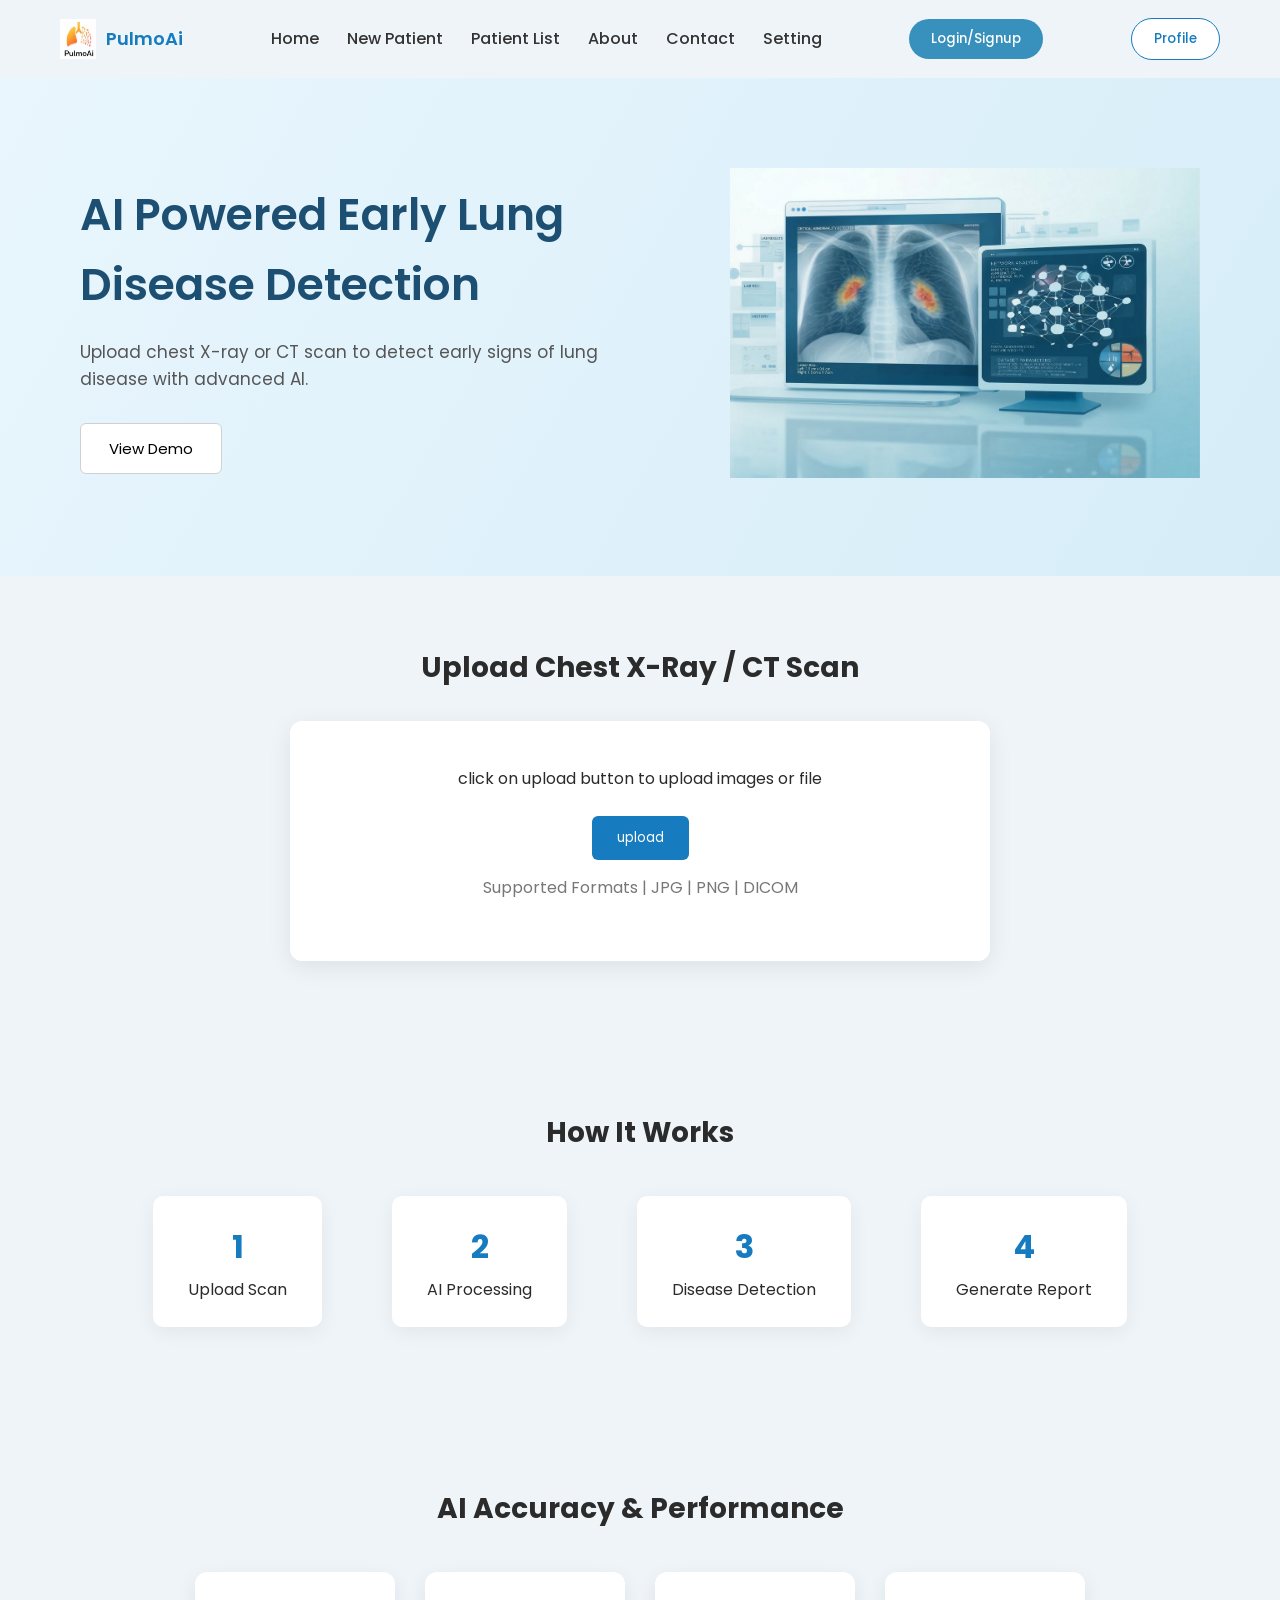
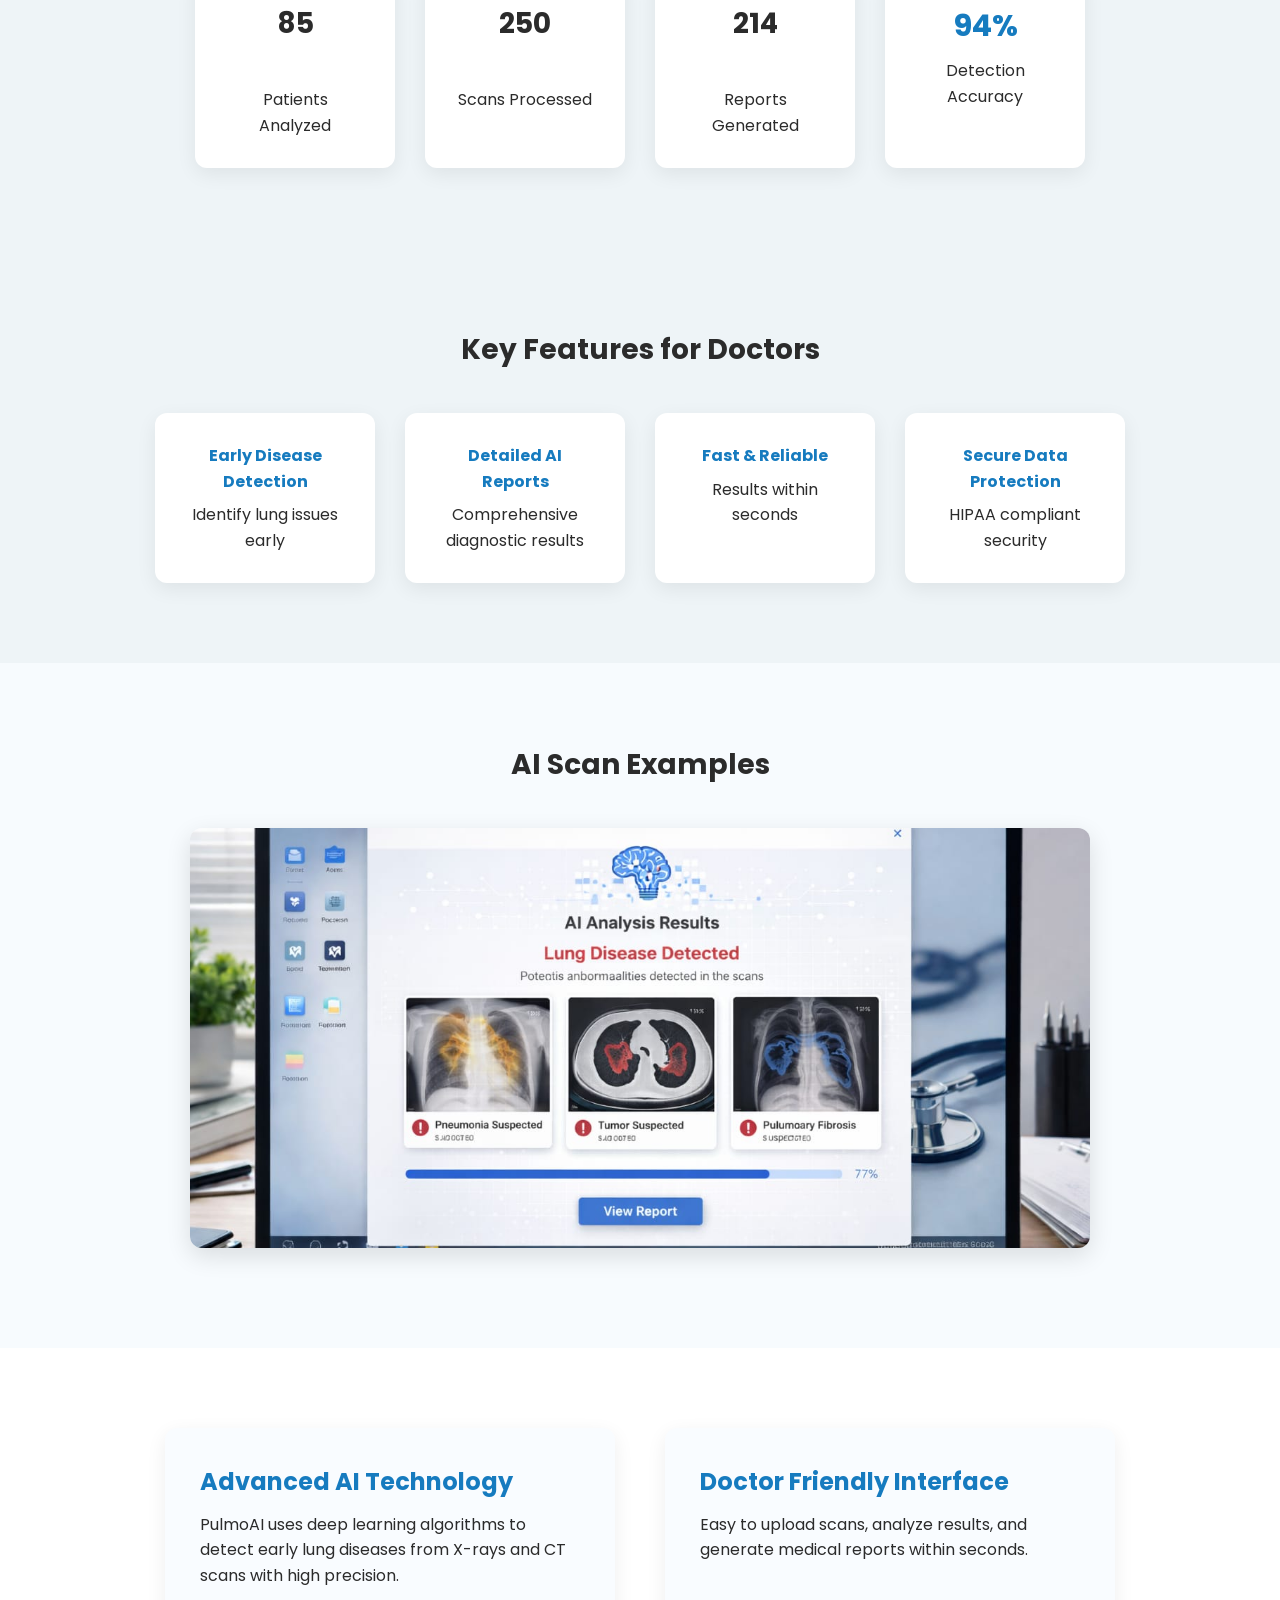
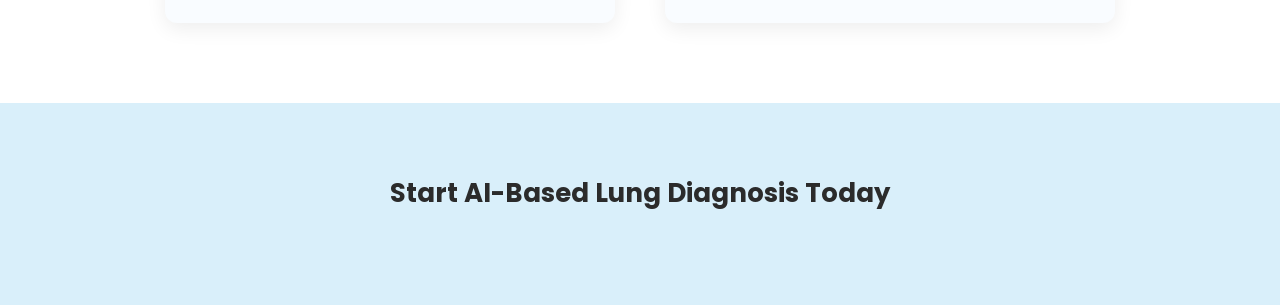
<file: index.html>
<!DOCTYPE html>
<html lang="en">

<head>
    <meta charset="UTF-8">
    <meta name="viewport" content="width=device-width, initial-scale=1.0">
    <title>LungAI Diagnosis System</title>

    <link rel="stylesheet" href="index.css">
</head>

<body>

    <!-- NAVBAR -->

    <header>

        <div class="nav-container">

            <div class="logo">
                <img src="logo.jpg" alt="PulmoAi">
                <span>PulmoAi</span>
            </div>

            <nav>
                <ul>
                    <li><a href="index.html">Home</a></li>
                    <li><a href="add-patient.html">New Patient</a></li>
                    <li><a href="patientlist.html">Patient List</a></li>
                    <li><a href="about.html">About</a></li>
                    <li><a href="contact.html">Contact</a></li>
                    <li><a href="settings.html">Setting</a></li>
                </ul>
            </nav>

            <button class="login-btn"><a href="login.html">Login/Signup</a></button>
            <button class="profile-btn"><a href="doctor.html">Profile</a></button>

        </div>

    </header>


    <!-- HERO SECTION -->

    <section class="hero">

        <div class="hero-text">

            <h1>AI Powered Early Lung Disease Detection</h1>

            <p>
                Upload chest X-ray or CT scan to detect early signs
                of lung disease with advanced AI.
            </p>

            <div class="hero-buttons">
                <button class="secondary-btn">View Demo</button>
            </div>

        </div>

        <div class="hero-image">
            <img src="main page photo.png" alt="image">
        </div>

    </section>


    <!-- UPLOAD SECTION -->

    <section class="upload">

        <h2>Upload Chest X-Ray / CT Scan</h2>

        <div class="upload-box">

            <p> click on upload button to upload images or file </p>

            <button class="browse-btn"><a href="scan.html">upload</a></button>

            <p class="format">Supported Formats | JPG | PNG | DICOM</p>

        </div>

    </section>


    <!-- HOW IT WORKS -->

    <section class="how">

        <h2>How It Works</h2>

        <div class="steps">

            <div class="step">
                <h3>1</h3>
                <p>Upload Scan</p>
            </div>

            <div class="step">
                <h3>2</h3>
                <p>AI Processing</p>
            </div>

            <div class="step">
                <h3>3</h3>
                <p>Disease Detection</p>
            </div>

            <div class="step">
                <h3>4</h3>
                <p>Generate Report</p>
            </div>

        </div>

    </section>


    <!-- PERFORMANCE (COUNTERS ADDED) -->

    <section class="performance">

        <h2>AI Accuracy & Performance</h2>

        <div class="stats">

            <div class="card">
                <h2 id="patients">0</h2>
                <p>Patients Analyzed</p>
            </div>

            <div class="card">
                <h2 id="scans">0</h2>
                <p>Scans Processed</p>
            </div>

            <div class="card">
                <h2 id="reports">0</h2>
                <p>Reports Generated</p>
            </div>

            <div class="card">
                <h3>94%</h3>
                <p>Detection Accuracy</p>
            </div>

        </div>

    </section>


    <!-- FEATURES -->

    <section class="features">

        <h2>Key Features for Doctors</h2>

        <div class="feature-grid">

            <div class="feature reveal">
                <h4>Early Disease Detection</h4>
                <p>Identify lung issues early</p>
            </div>

            <div class="feature reveal">
                <h4>Detailed AI Reports</h4>
                <p>Comprehensive diagnostic results</p>
            </div>

            <div class="feature reveal">
                <h4>Fast & Reliable</h4>
                <p>Results within seconds</p>
            </div>

            <div class="feature reveal">
                <h4>Secure Data Protection</h4>
                <p>HIPAA compliant security</p>
            </div>

        </div>

    </section>


    <!-- IMAGE SLIDER -->

    <section class="slider">

        <h2>AI Scan Examples</h2>

        <div class="slider-container">

            <img class="slide" src="WhatsApp Image 2026-03-16 at 09.39.35.jpeg">
            <img class="slide" src="WhatsApp Image 2026-03-16 at 09.39.36 (1).jpeg">
            <img class="slide" src="WhatsApp Image 2026-03-16 at 09.39.36.jpeg">

        </div>

    </section>


    <!-- SCROLL ANIMATION SECTION -->

    <section class="info-section">

        <div class="reveal">
            <h2>Advanced AI Technology</h2>
            <p>
                PulmoAI uses deep learning algorithms to detect early lung diseases
                from X-rays and CT scans with high precision.
            </p>
        </div>

        <div class="reveal">
            <h2>Doctor Friendly Interface</h2>
            <p>
                Easy to upload scans, analyze results, and generate medical reports
                within seconds.
            </p>
        </div>

    </section>


    <!-- FOOTER CTA -->

    <section class="cta">

        <h2>Start AI-Based Lung Diagnosis Today</h2>

    </section>


    <!-- JAVASCRIPT -->

    <script src="index.js"></script>

</body>

</html>
</file>
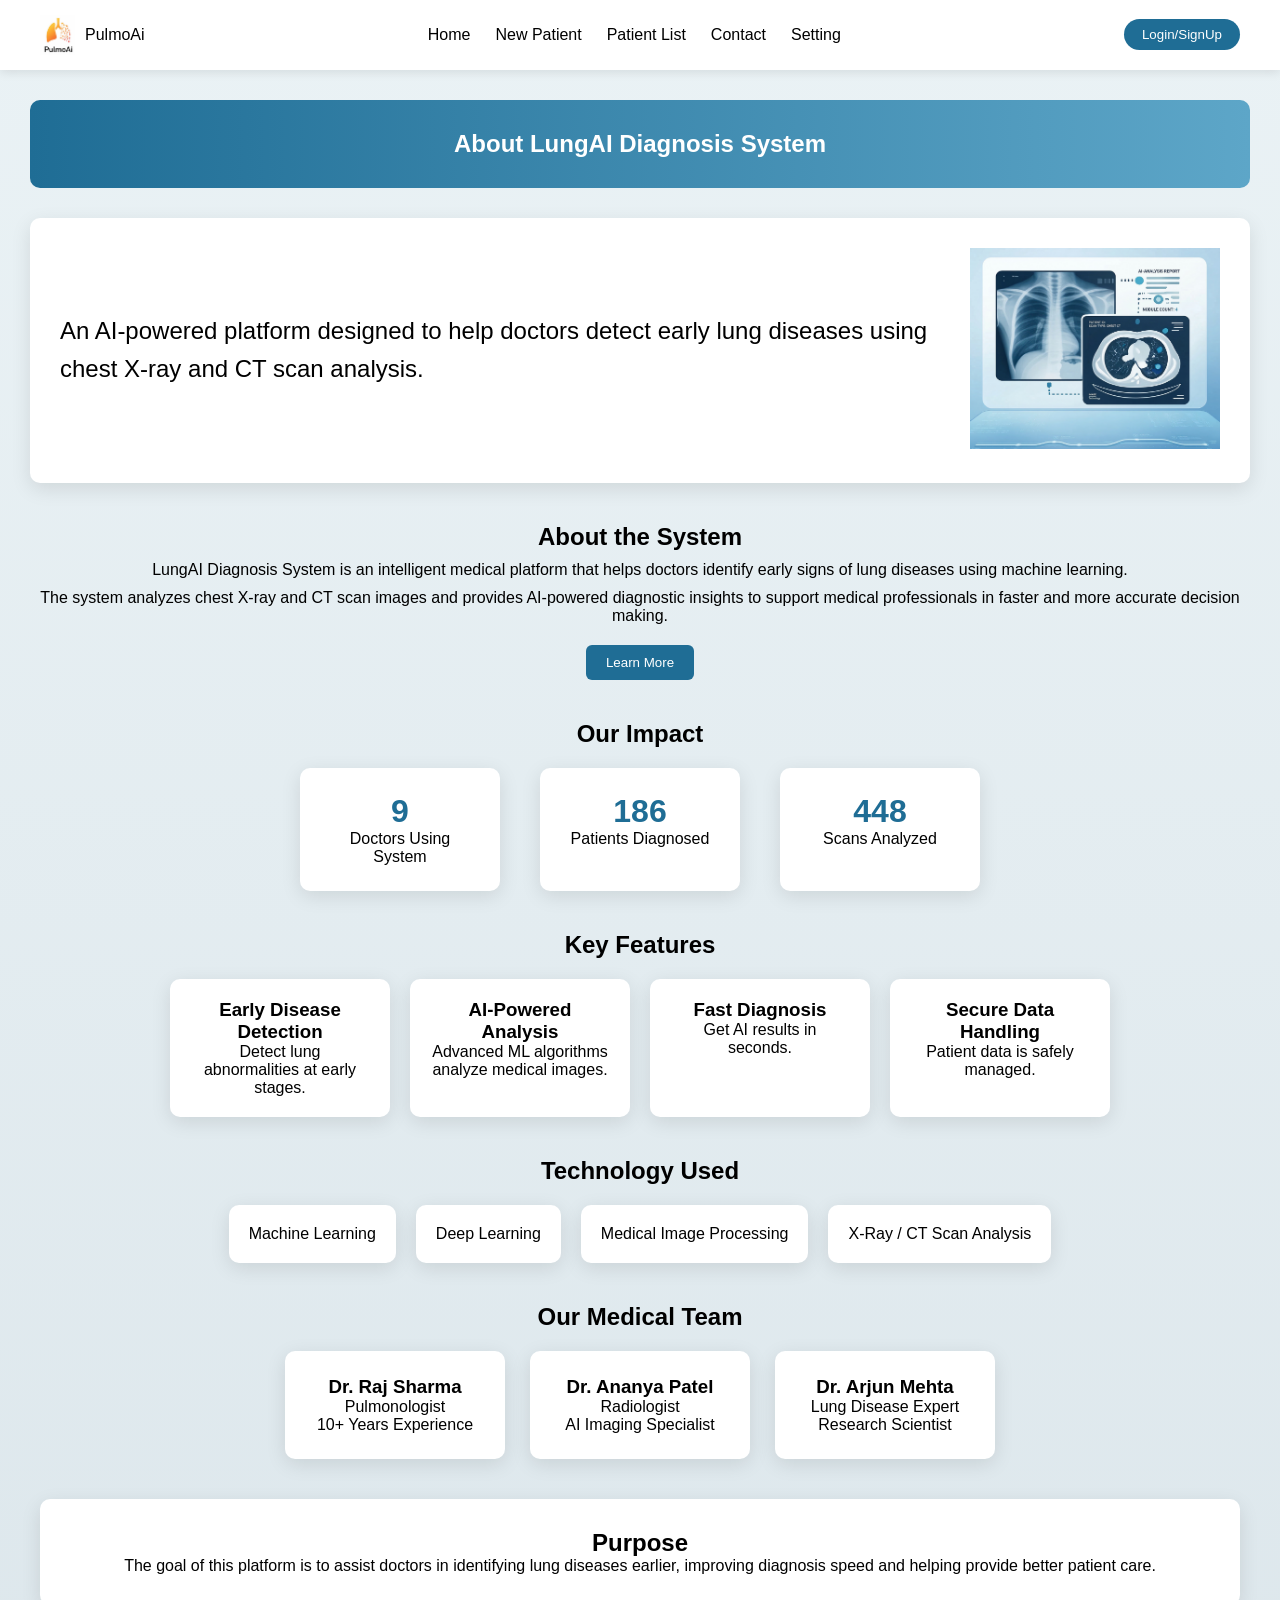
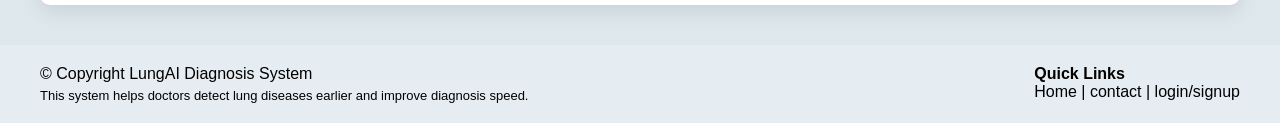
<file: about.html>
<!DOCTYPE html>
<html lang="en">

<head>
    <meta charset="UTF-8">
    <meta name="viewport" content="width=device-width, initial-scale=1.0">
    <title>About LungAI</title>

    <link rel="stylesheet" href="about.css">
</head>

<body>

    <!-- NAVBAR -->

    <header>

        <div class="navbar">

            <div class="logo">
                <img src="logo.jpg" alt="PulmoAi"> <span>PulmoAi</span>
            </div>

            <ul>
                <li><a href="index.html">Home</a></li>
                <li><a href="add-patient.html">New Patient</a></li>
                <li><a href="patientlist.html">Patient List</a></li>
                <li><a href="contact.html">Contact</a></li>
                <li><a href="settings.html">Setting</a></li>
            </ul>

            <button class="login-btn"><a href="login.html">Login/SignUp</a></button>

        </div>

    </header>


    <!-- PAGE HEADER -->

    <section class="about-header reveal">

        <h1>About LungAI Diagnosis System</h1>

    </section>


    <!-- HERO SECTION -->

    <section class="hero reveal">

        <div class="hero-text">

            <p>
            <h2>An AI-powered platform designed to help doctors detect early lung diseases using chest X-ray and CT
                scan analysis.</h2>
            </p>

        </div>

        <div class="hero-img">

            <img src="about.png" alt="Image">

        </div>

    </section>


    <!-- ABOUT SYSTEM -->

    <section class="about-system reveal">

        <h2>About the System</h2>

        <p>
            LungAI Diagnosis System is an intelligent medical platform that helps doctors identify early signs of lung
            diseases using machine learning.
        </p>

        <p>
            The system analyzes chest X-ray and CT scan images and provides AI-powered diagnostic insights to support
            medical professionals in faster and more accurate decision making.
        </p>

        <!-- OPEN MODAL BUTTON -->
        <button onclick="openModal()">Learn More</button>

    </section>


    <!-- STATISTICS COUNTERS -->

    <section class="stats reveal">

        <h2>Our Impact</h2>

        <div class="stats-box">

            <div class="stat">
                <h2 id="doctors">0</h2>
                <p>Doctors Using System</p>
            </div>

            <div class="stat">
                <h2 id="patients">0</h2>
                <p>Patients Diagnosed</p>
            </div>

            <div class="stat">
                <h2 id="scans">0</h2>
                <p>Scans Analyzed</p>
            </div>

        </div>

    </section>


    <!-- KEY FEATURES -->

    <section class="features">

        <h2>Key Features</h2>

        <div class="feature-box">

            <div class="card reveal">
                <h3>Early Disease Detection</h3>
                <p>Detect lung abnormalities at early stages.</p>
            </div>

            <div class="card reveal">
                <h3>AI-Powered Analysis</h3>
                <p>Advanced ML algorithms analyze medical images.</p>
            </div>

            <div class="card reveal">
                <h3>Fast Diagnosis</h3>
                <p>Get AI results in seconds.</p>
            </div>

            <div class="card reveal">
                <h3>Secure Data Handling</h3>
                <p>Patient data is safely managed.</p>
            </div>

        </div>

    </section>


    <!-- TECHNOLOGY -->

    <section class="technology reveal">

        <h2>Technology Used</h2>

        <div class="tech-box">

            <div class="tech">Machine Learning</div>
            <div class="tech">Deep Learning</div>
            <div class="tech">Medical Image Processing</div>
            <div class="tech">X-Ray / CT Scan Analysis</div>

        </div>

    </section>


    <!-- TEAM SECTION -->

    <section class="team">

        <h2>Our Medical Team</h2>

        <div class="team-container">

            <div class="team-card reveal">
                <h3>Dr. Raj Sharma</h3>
                <p>Pulmonologist</p>
                <p>10+ Years Experience</p>
            </div>

            <div class="team-card reveal">
                <h3>Dr. Ananya Patel</h3>
                <p>Radiologist</p>
                <p>AI Imaging Specialist</p>
            </div>

            <div class="team-card reveal">
                <h3>Dr. Arjun Mehta</h3>
                <p>Lung Disease Expert</p>
                <p>Research Scientist</p>
            </div>

        </div>

    </section>


    <!-- PURPOSE -->

    <section class="purpose reveal">

        <div class="purpose-text">

            <h2>Purpose</h2>

            <p>
                The goal of this platform is to assist doctors in identifying lung diseases earlier, improving
                diagnosis speed and helping provide better patient care.
            </p>

        </div>

    </section>


    <!-- MODAL POPUP -->

    <div id="aboutModal" class="modal">

        <div class="modal-content">

            <h3>About LungAI</h3>

            <p>This system helps detect early lung diseases using AI.</p>

            <button onclick="closeModal()">Close</button>

        </div>

    </div>


    <!-- FOOTER -->

    <footer>

        <div class="footer">

            <div>

                <p>© Copyright LungAI Diagnosis System</p>

                <p class="desc">
                    This system helps doctors detect lung diseases earlier and improve diagnosis speed.
                </p>

            </div>

            <div>

                <h4>Quick Links</h4>
                <p><a href="index.html">Home</a> | <a href="contact.html">contact</a> |
                    <a href="login.html">login/signup</a>
                </p>

            </div>

        </div>

    </footer>


    <!-- SCROLL TO TOP BUTTON -->

    <button id="topBtn" onclick="scrollToTop()">↑</button>


    <!-- JAVASCRIPT -->

    <script src="about.js"></script>

</body>

</html>
</file>
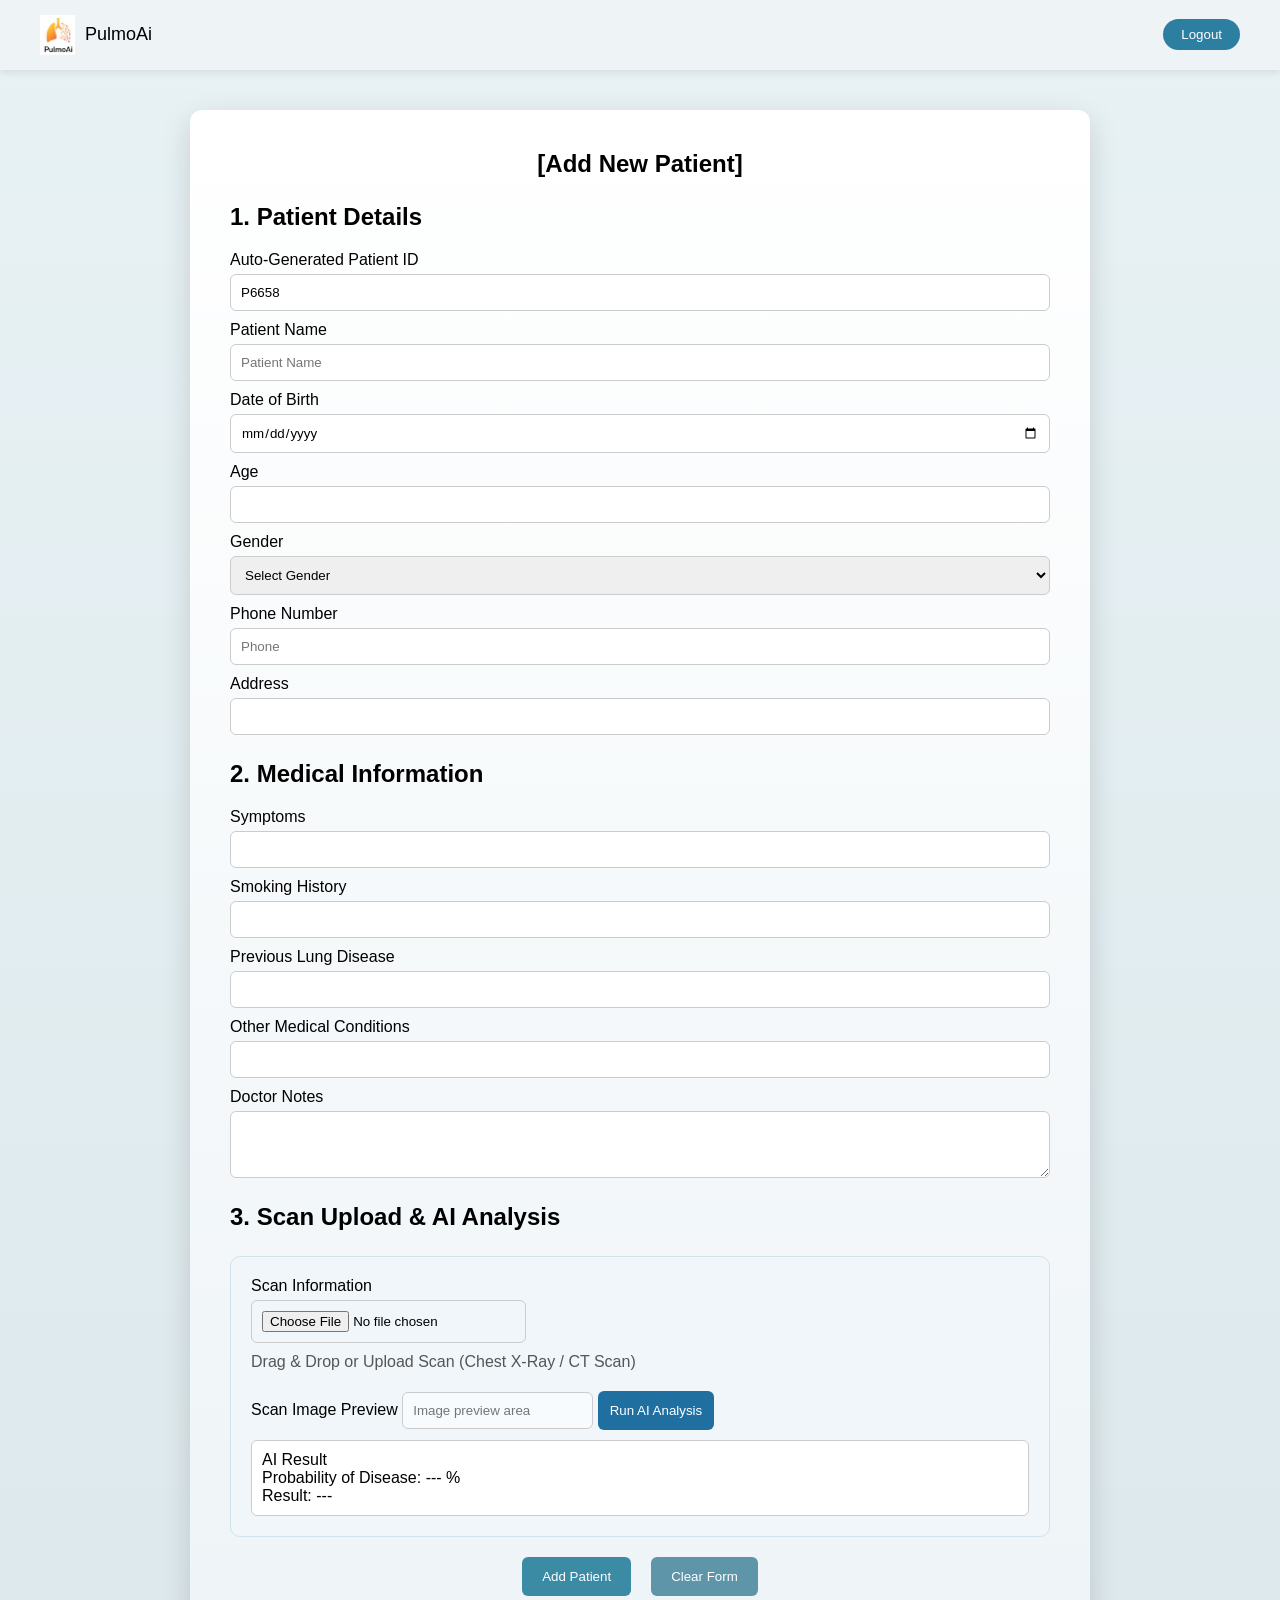
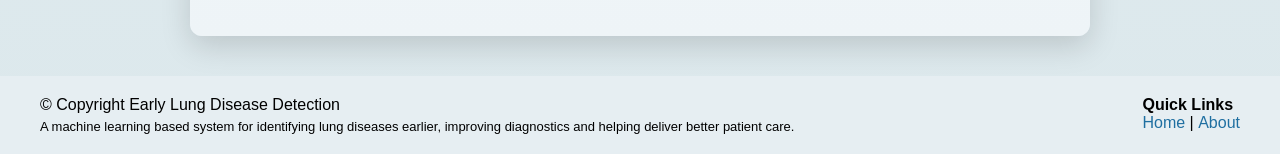
<file: add-patient.html>
<!DOCTYPE html>
<html lang="en">

<head>
    <meta charset="UTF-8">
    <meta name="viewport" content="width=device-width, initial-scale=1.0">
    <title>Add New Patient</title>

    <link rel="stylesheet" href="add-patient.css">
</head>

<body>

    <!-- NAVBAR -->

    <header>

        <div class="navbar">

            <div class="logo">
                <img src="logo.jpg" alt="PulmoAi"> <span>PulmoAi</span>
            </div>

            <button class="logout">Logout</button>

        </div>

    </header>


    <!-- MAIN FORM -->

    <section class="container">

        <h1>[Add New Patient]</h1>

        <!-- PATIENT DETAILS -->

        <h2>1. Patient Details</h2>

        <form id="patientForm" onsubmit="return validatePatientForm()">

            <label>Auto-Generated Patient ID</label>
            <input type="text" id="patientID" placeholder="Generated automatically" readonly>

            <label>Patient Name</label>
            <input type="text" id="name" placeholder="Patient Name">

            <label>Date of Birth</label>
            <input type="date" id="dob" onchange="calculateAge()">

            <label>Age</label>
            <input type="text" id="age" readonly>

            <label>Gender</label>
            <select id="gender">
                <option value="">Select Gender</option>
                <option>Male</option>
                <option>Female</option>
            </select>

            <label>Phone Number</label>
            <input type="text" id="phone" placeholder="Phone">

            <label>Address</label>
            <input type="text">

            <!-- MEDICAL INFORMATION -->

            <h2>2. Medical Information</h2>

            <label>Symptoms</label>
            <input type="text">

            <label>Smoking History</label>
            <input type="text">

            <label>Previous Lung Disease</label>
            <input type="text">

            <label>Other Medical Conditions</label>
            <input type="text">

            <label>Doctor Notes</label>
            <textarea rows="3"></textarea>

            <!-- SCAN UPLOAD -->

            <h2>3. Scan Upload & AI Analysis</h2>

            <div class="scan-box">

                <p>Scan Information</p>

                <input type="file">

                <p class="upload-text">Drag & Drop or Upload Scan (Chest X-Ray / CT Scan)</p>

                <label>Scan Image Preview</label>
                <input type="text" placeholder="Image preview area">

                <button type="button" class="run-btn">Run AI Analysis</button>

                <div class="result-box">
                    <p>AI Result</p>
                    <p>Probability of Disease: --- %</p>
                    <p>Result: ---</p>
                </div>

            </div>

            <!-- ACTION BUTTONS -->

            <div class="form-buttons">

                <button type="submit" class="save-btn">Add Patient</button>

                <button type="reset" class="clear-btn">Clear Form</button>

            </div>

        </form>

    </section>


    <!-- SUCCESS POPUP -->

    <div id="successPopup" class="popup">

        <div class="popup-box">

            <h3>Patient Added Successfully</h3>

            <button onclick="closePopup()">OK</button>

        </div>

    </div>


    <!-- FOOTER -->

    <footer>

        <div class="footer">

            <div class="left">
                <p>© Copyright Early Lung Disease Detection</p>

                <p class="desc">
                    A machine learning based system for identifying lung diseases earlier,
                    improving diagnostics and helping deliver better patient care.
                </p>
            </div>

            <div class="right">
                <h4>Quick Links</h4>
                <p><a href="index.html">Home</a> |
                    <a href="about.html">About</a>
                </p>
            </div>

        </div>

    </footer>

    <!-- JAVASCRIPT -->

    <script src="add-patient.js"></script>

</body>

</html>
</file>
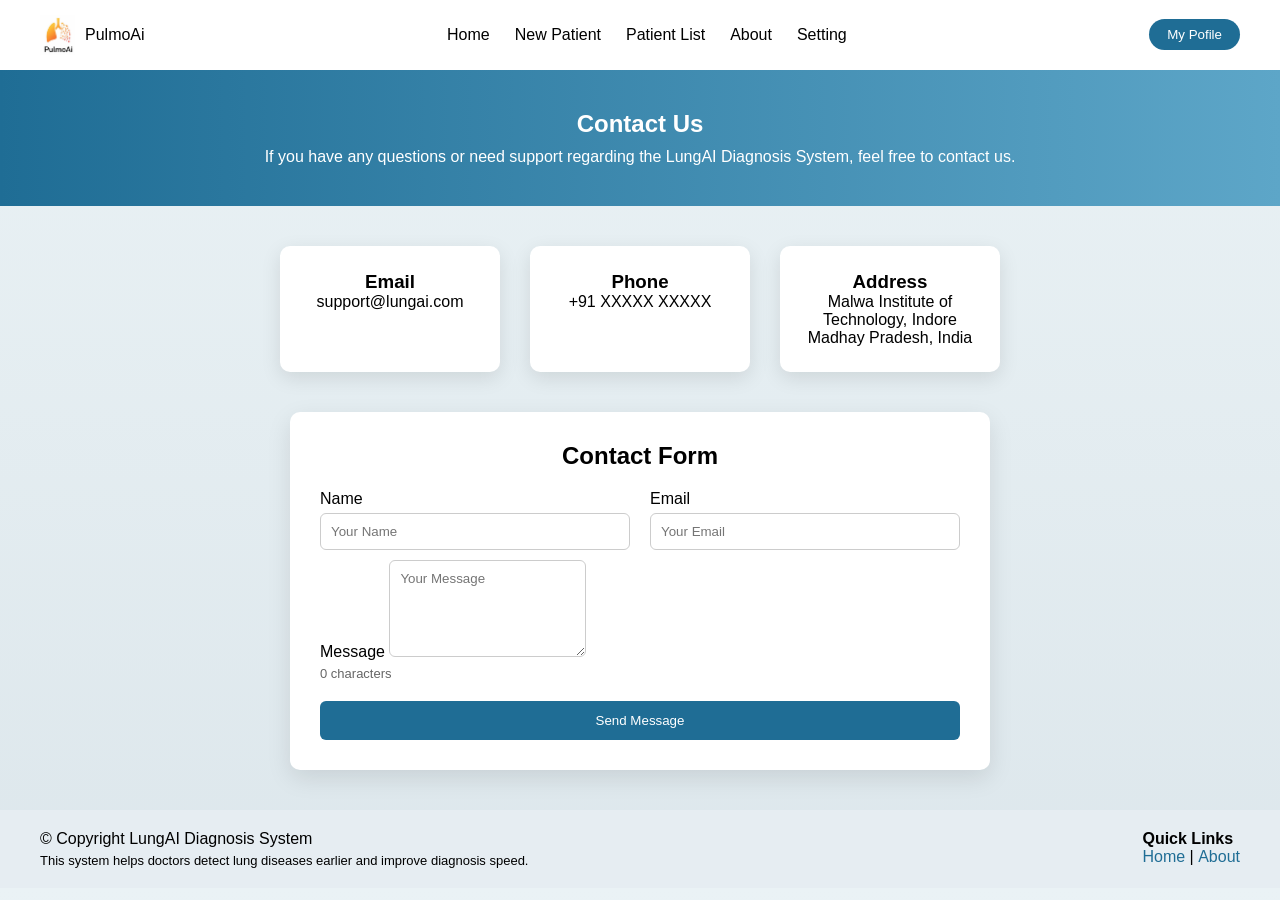
<file: contact.html>
<!DOCTYPE html>
<html lang="en">

<head>
    <meta charset="UTF-8">
    <meta name="viewport" content="width=device-width, initial-scale=1.0">
    <title>Contact Us</title>

    <link rel="stylesheet" href="contact.css">
</head>

<body>

    <!-- NAVBAR -->

    <header>

        <div class="navbar">

            <div class="logo">
                <img src="logo.jpg" alt="PulmoAi"> <span>PulmoAi</span>
            </div>

            <ul>
                <li><a href="index.html">Home</a></li>
                <li><a href="add-patient.html">New Patient</a></li>
                <li><a href="patientlist.html">Patient List</a></li>
                <li><a href="about.html">About</a></li>
                <li><a href="settings.html">Setting</a></li>
            </ul>

            <button class="profile-btn"><a href="doctor.html">My Pofile</a></button>

        </div>

    </header>


    <!-- CONTACT HEADER -->

    <section class="contact-header">

        <h1>Contact Us</h1>

        <p>If you have any questions or need support regarding the LungAI Diagnosis System, feel free to contact us.</p>

    </section>


    <!-- CONTACT INFO -->

    <section class="contact-info">

        <div class="card">
            <h3>Email</h3>
            <p>support@lungai.com</p>
        </div>

        <div class="card">
            <h3>Phone</h3>
            <p>+91 XXXXX XXXXX</p>
        </div>

        <div class="card">
            <h3>Address</h3>
            <p>Malwa Institute of Technology, Indore<br>Madhay Pradesh, India</p>
        </div>

    </section>


    <!-- CONTACT FORM -->

    <section class="contact-form">

        <h2>Contact Form</h2>

        <form id="contactForm" onsubmit="return validateContactForm()">

            <div class="form-row">

                <div class="input-box">
                    <label>Name</label>
                    <input id="name" type="text" placeholder="Your Name">
                </div>

                <div class="input-box">
                    <label>Email</label>
                    <input id="email" type="email" placeholder="Your Email">
                </div>

            </div>

            <label>Message</label>
            <textarea id="message" rows="5" placeholder="Your Message"></textarea>

            <p id="charCount">0 characters</p>

            <button type="submit" class="send-btn">Send Message</button>

        </form>

    </section>


    <!-- SUCCESS POPUP -->

    <div id="contactPopup" class="popup">

        <div class="popup-box">

            <h3>Message Sent Successfully</h3>

            <p>We will contact you soon.</p>

            <button onclick="closePopup()">OK</button>

        </div>

    </div>


    <!-- FOOTER -->

    <footer>

        <div class="footer">

            <div class="left">

                <p>© Copyright LungAI Diagnosis System</p>

                <p class="desc">
                    This system helps doctors detect lung diseases earlier and improve diagnosis speed.
                </p>

            </div>

            <div class="right">

                <h4>Quick Links</h4>
                <p><a href="index.html">Home</a> | <a href="about.html">About</a> </p>

            </div>

        </div>

    </footer>


    <!-- JAVASCRIPT -->

    <script src="contact.js"></script>

</body>

</html>
</file>
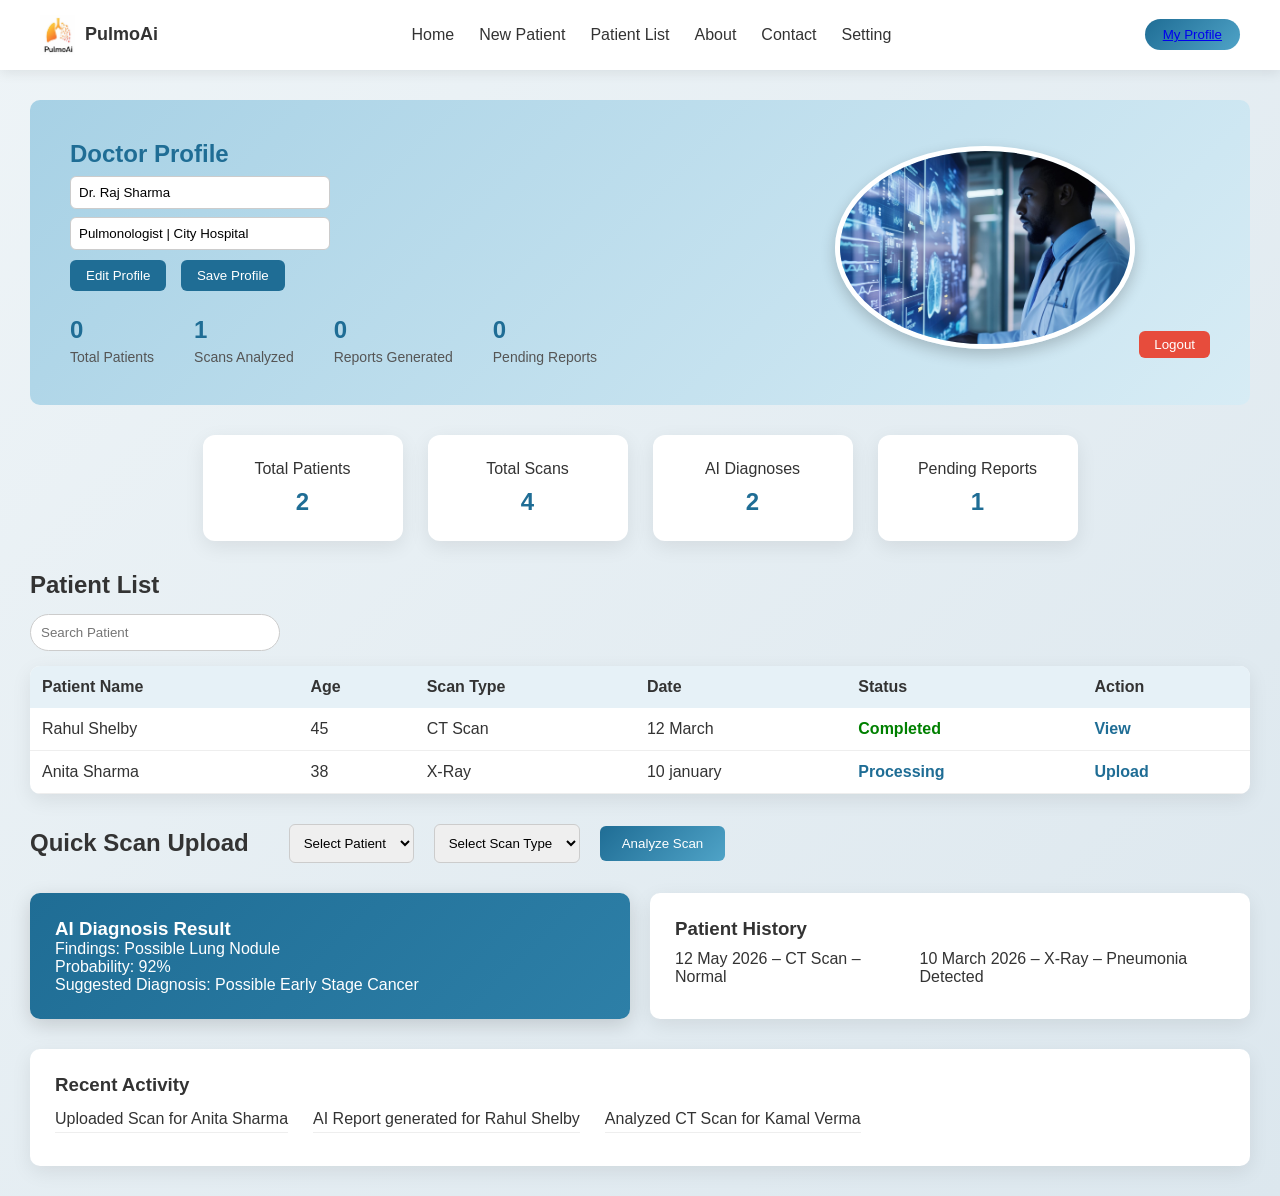
<file: doctor.html>
<!DOCTYPE html>
<html lang="en">

<head>
    <meta charset="UTF-8">
    <title>Doctor Dashboard</title>
    <link rel="stylesheet" href="doctor.css">
</head>

<body>

    <header>

        <div class="navbar">

            <div class="logo">
                <img src="logo.jpg" alt="PulmoAi"> <span>PulmoAi</span>
            </div>

            <ul>
                <li><a href="index.html">Home</a></li>
                <li><a href="add-patient.html">New Patient</a></li>
                <li><a href="patientlist.html">Patient List</a></li>
                <li><a href="about.html">About</a></li>
                <li><a href="contact.html">Contact</a></li>
                <li><a href="settings.html">Setting</a></li>
            </ul>

            <button class="login-btn"><a href="doctor.html">My Profile</a></button>

        </div>

    </header>


    <!-- NOTIFICATION BOX -->

    <div id="notification"></div>


    <!-- PROFILE HEADER -->

    <section class="profile-header">

        <div class="profile-left">

            <h2>Doctor Profile</h2>

            <input class="editable" value="Dr. Raj Sharma" readonly>
            <input class="editable" value="Pulmonologist | City Hospital" readonly>

            <button onclick="editProfile()">Edit Profile</button>
            <button onclick="saveProfile()">Save Profile</button>

            <div class="stats">

                <div>
                    <h2 id="totalPatients">0</h2>
                    <p>Total Patients</p>
                </div>

                <div>
                    <h2 id="totalScans">0</h2>
                    <p>Scans Analyzed</p>
                </div>

                <div>
                    <h2 id="totalReports">0</h2>
                    <p>Reports Generated</p>
                </div>

                <div>
                    <h2 id="pendingReports">0</h2>
                    <p>Pending Reports</p>
                </div>

            </div>

        </div>


        <div class="profile-right">

            <img src="doctor.jpg" alt="Doctor">

            <button onclick="logoutDoctor()" class="logout-btn">Logout</button>

        </div>

    </section>


    <!-- DASHBOARD STATS -->

    <section class="dashboard-stats">

        <div class="card">Total Patients <h2 id="totalPatients">2</h2>
        </div>
        <div class="card">Total Scans <h2 id="totalScans">4</h2>
        </div>
        <div class="card">AI Diagnoses <h2 id="totalReports">2</h2>
        </div>
        <div class="card">Pending Reports <h2 id="pendingReports">1</h2>
        </div>

    </section>


    <!-- PATIENT LIST -->

    <section class="patient-section">

        <h2>Patient List</h2>

        <input id="searchPatient" onkeyup="searchPatient()" placeholder="Search Patient">

        <table>

            <tr>
                <th>Patient Name</th>
                <th>Age</th>
                <th>Scan Type</th>
                <th>Date</th>
                <th>Status</th>
                <th>Action</th>
            </tr>

            <tr>
                <td>Rahul Shelby</td>
                <td>45</td>
                <td>CT Scan</td>
                <td>12 March</td>
                <td class="complete">Completed</td>
                <td>View</td>
            </tr>

            <tr>
                <td>Anita Sharma</td>
                <td>38</td>
                <td>X-Ray</td>
                <td>10 january</td>
                <td class="process">Processing</td>
                <td>Upload</td>
            </tr>

        </table>

    </section>


    <!-- QUICK SCAN -->

    <section class="quick-scan">

        <h2>Quick Scan Upload</h2>

        <select>
            <option>Select Patient</option>
        </select>

        <select>
            <option>Select Scan Type</option>
        </select>

        <button class="analyze">Analyze Scan</button>

    </section>


    <!-- RESULT SECTION -->

    <section class="results">

        <div class="ai-result">

            <h3>AI Diagnosis Result</h3>

            <p>Findings: Possible Lung Nodule</p>
            <p>Probability: 92%</p>
            <p>Suggested Diagnosis: Possible Early Stage Cancer</p>

        </div>

        <div class="history">

            <h3>Patient History</h3>

            <ul>
                <li>12 May 2026 – CT Scan – Normal</li>
                <li>10 March 2026 – X-Ray – Pneumonia Detected</li>
            </ul>

        </div>

    </section>


    <!-- ACTIVITY -->

    <section class="activity">

        <h3>Recent Activity</h3>

        <ul>
            <li>Uploaded Scan for Anita Sharma</li>
            <li>AI Report generated for Rahul Shelby</li>
            <li>Analyzed CT Scan for Kamal Verma</li>
        </ul>

    </section>


    <script src="doctor.js"></script>

</body>

</html>
</file>
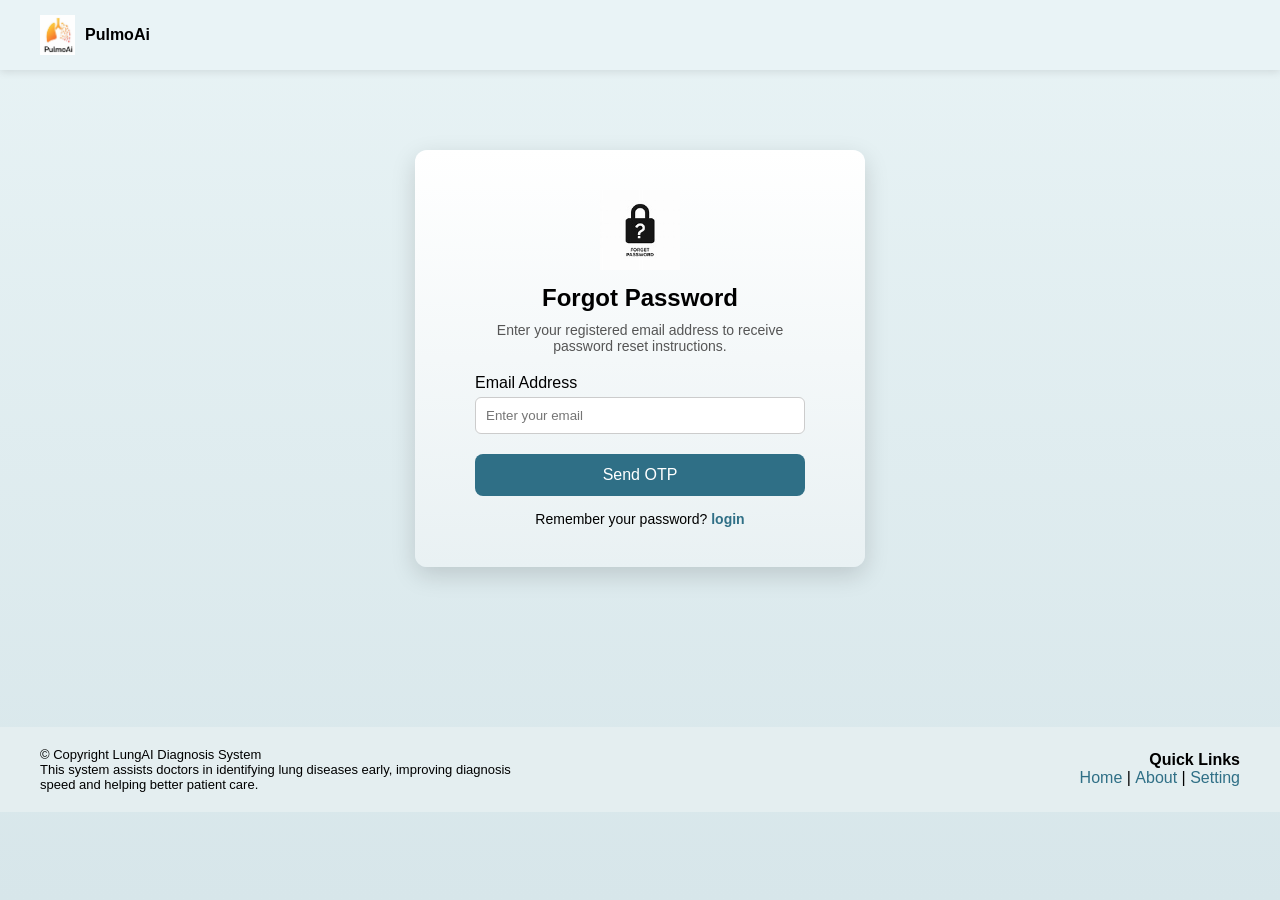
<file: forgot.html>
<!DOCTYPE html>
<html lang="en">

<head>
    <meta charset="UTF-8">
    <meta name="viewport" content="width=device-width, initial-scale=1.0">
    <title>Forgot Password - LungAI</title>

    <link rel="stylesheet" href="forgot.css">
</head>

<body>

    <!-- NAVBAR -->

    <header>

        <div class="navbar">

            <div class="logo">
                <img src="logo.jpg" alt="PulmoAi"> <span>PulmoAi</span>
            </div>

        </div>

    </header>


    <!-- FORGOT PASSWORD -->

    <section class="forgot-section">

        <div class="forgot-card">

            <div class="icon">
                <img src="forgot.jpg" alt="Forgot">
            </div>

            <h1>Forgot Password</h1>

            <p class="info">
                Enter your registered email address to receive password reset instructions.
            </p>


            <!-- EMAIL FORM -->

            <form onsubmit="return validateEmail()">

                <label>Email Address</label>
                <input id="email" type="email" placeholder="Enter your email">

                <button type="submit" class="reset-btn">Send OTP</button>

                <p class="back">Remember your password?
                    <span><a href="login.html">login</a></span>
                </p>

            </form>


            <!-- OTP SECTION -->

            <div id="otpSection" style="display:none">

                <h3>Enter OTP</h3>

                <input id="otp" placeholder="Enter OTP">

                <button onclick="verifyOTP()">Verify OTP</button>

            </div>


            <!-- RESET PASSWORD SECTION -->

            <div id="resetSection" style="display:none">

                <h3>Reset Password</h3>

                <input id="newPassword" type="password" placeholder="New Password">

                <input id="confirmPassword" type="password" placeholder="Confirm Password">

                <button onclick="resetPassword()">Reset Password</button>

            </div>

        </div>

    </section>


    <!-- FOOTER -->

    <footer>

        <div class="footer-container">

            <div class="footer-left">
                <p>© Copyright LungAI Diagnosis System</p>

                <p class="disclaimer">
                    This system assists doctors in identifying lung diseases early,
                    improving diagnosis speed and helping better patient care.
                </p>
            </div>

            <div class="footer-right">
                <h4>Quick Links</h4>
                <p><a href="index.html">Home</a> | <a href="about.html">About</a> | <a href="settings.html">Setting</a>
                </p>
            </div>

        </div>

    </footer>


    <!-- JAVASCRIPT -->

    <script src="forgot.js"></script>

</body>

</html>
</file>
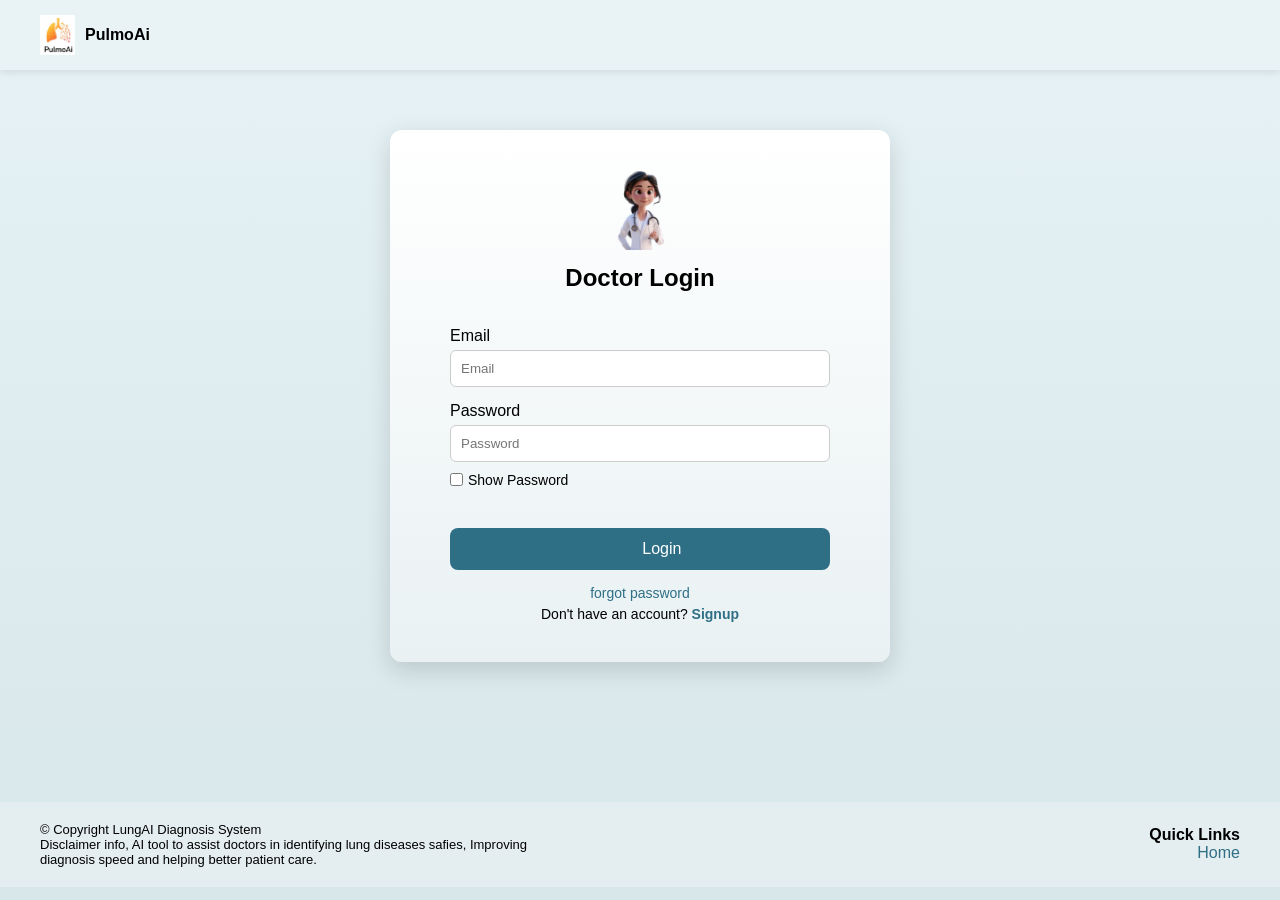
<file: login.html>
<!DOCTYPE html>
<html lang="en">

<head>
    <meta charset="UTF-8">
    <meta name="viewport" content="width=device-width, initial-scale=1.0">
    <title>Doctor Login - LungAI Diagnosis</title>

    <link rel="stylesheet" href="login.css">
</head>

<body>

    <!-- NAVBAR -->

    <header>

        <div class="navbar">

            <div class="logo">
                <img src="logo.jpg" alt="PulmoAi"> <span>PulmoAi</span>
            </div>

        </div>

    </header>


    <!-- LOGIN CARD -->

    <section class="login-section">

        <div class="login-card">

            <div class="doctor-icon">
                <img src="login.png" alt="Login">
            </div>

            <h1>Doctor Login</h1>

            <form onsubmit="return loginUser()">

                <label>Email</label>
                <input id="email" type="email" placeholder="Email">

                <label>Password</label>
                <input id="password" type="password" placeholder="Password">

                <label>
                    <input type="checkbox" onclick="togglePassword()"> Show Password
                </label>

                <p id="loginMessage"></p>

                <button id="loginBtn" type="submit" class="login-btn"><a href="doctor.html">Login</a> Login</button>

                <p class="forgot"><a href="forgot.html">forgot password</a></p>

                <p class="create">
                    Don't have an account?
                    <span><a href="signup.html">Signup</a></span>
                </p>

            </form>

        </div>

    </section>


    <!-- FOOTER -->

    <footer>

        <div class="footer-container">

            <div class="footer-left">
                <p>© Copyright LungAI Diagnosis System</p>

                <p class="disclaimer">
                    Disclaimer info, AI tool to assist doctors in identifying lung diseases
                    safies, Improving diagnosis speed and helping better patient care.
                </p>
            </div>

            <div class="footer-right">
                <h4>Quick Links</h4>
                <p><a href="index.html">Home</a></p>
            </div>

        </div>

    </footer>

    <!-- JAVASCRIPT -->

    <script src="login.js"></script>

</body>

</html>
</file>
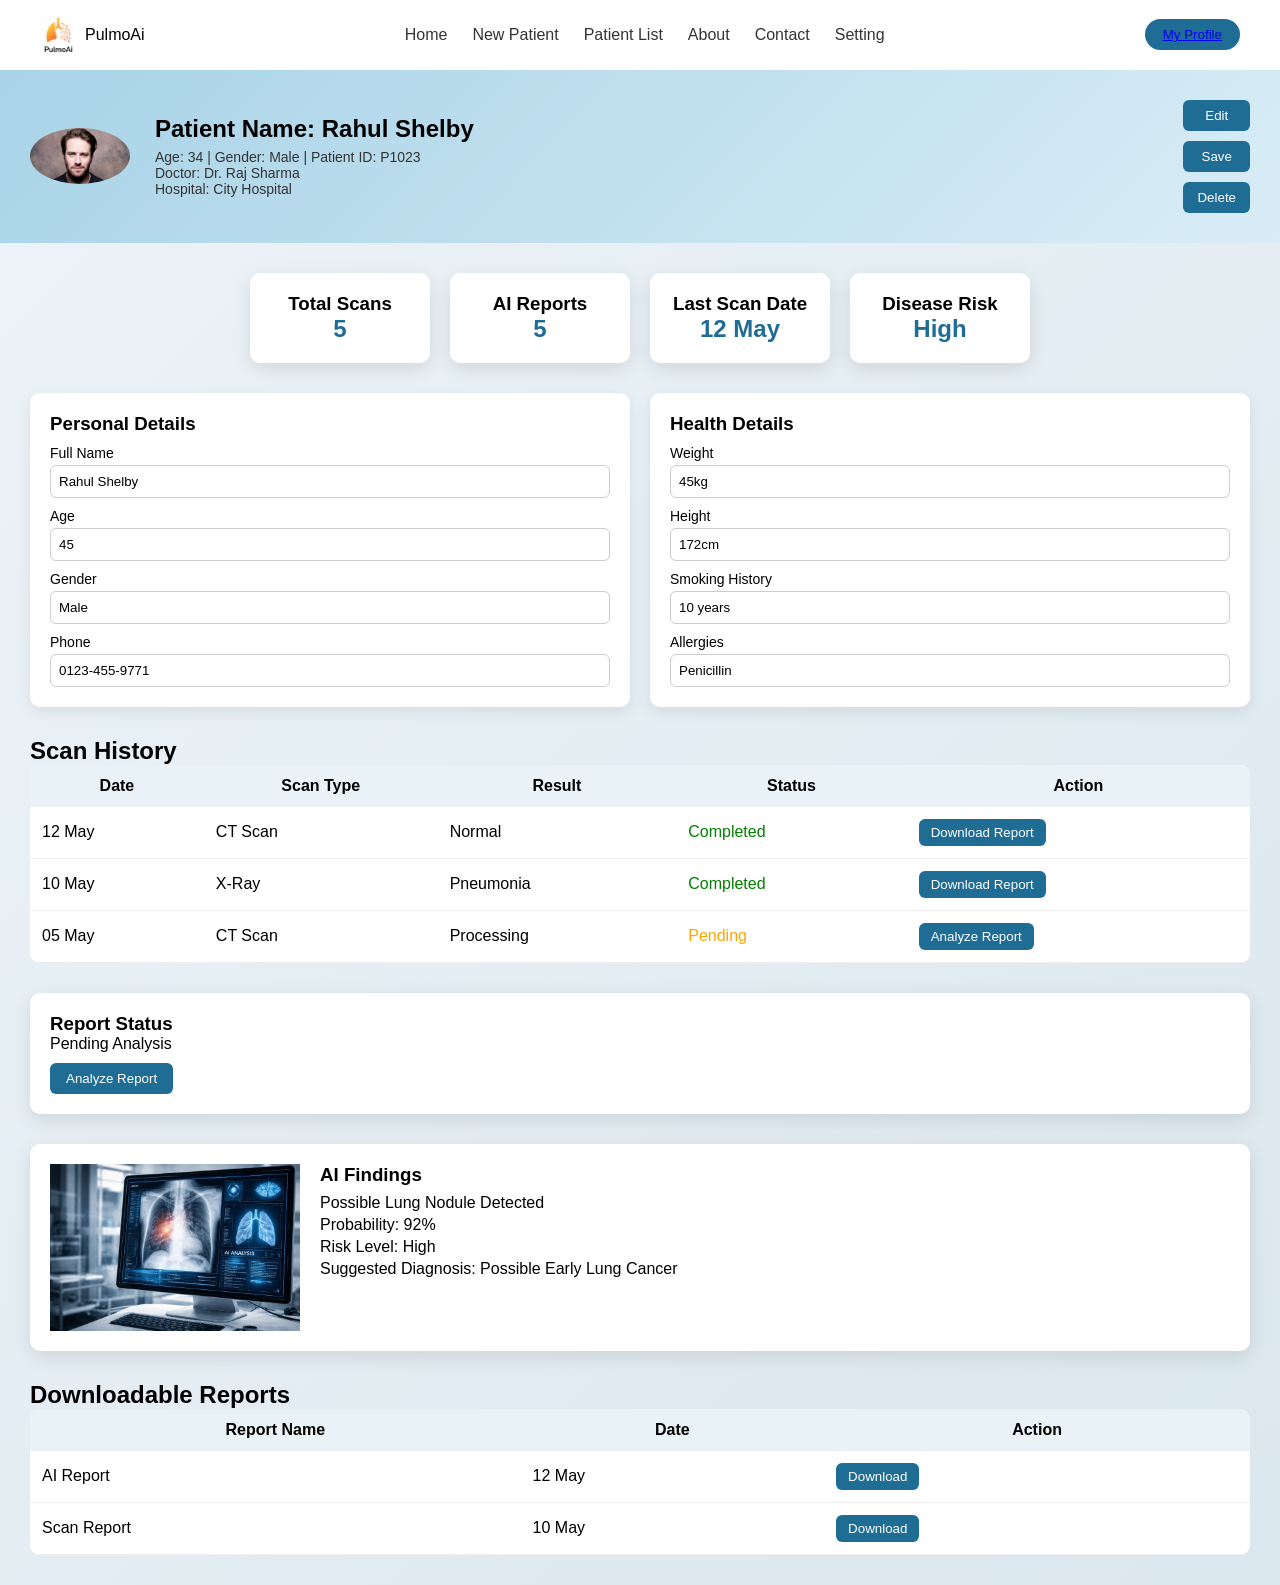
<file: patient.html>
<!DOCTYPE html>
<html lang="en">

<head>
    <meta charset="UTF-8">
    <title>Patient Details</title>
    <link rel="stylesheet" href="patient.css">
</head>

<body>

    <div id="notification"></div>

    <header>
        <div class="navbar">
            <div class="logo">
                <img src="logo.jpg" alt="PulmoAi"> <span>PulmoAi</span>
            </div>

            <ul>
                <li><a href="index.html">Home</a></li>
                <li><a href="add-patient.html">New Patient</a></li>
                <li><a href="patientlist.html">Patient List</a></li>
                <li><a href="about.html">About</a></li>
                <li><a href="contact.html">Contact</a></li>
                <li><a href="settings.html">Setting</a></li>
            </ul>

            <button class="login-btn"><a href="doctor.html">My Profile</a></button>
        </div>
    </header>


    <!-- PATIENT HEADER -->

    <section class="patient-header">

        <img src="patient.jpg" alt="Patient image" class="patient-img">

        <div class="patient-info">
            <h2>Patient Name: Rahul Shelby</h2>
            <p>Age: 34 | Gender: Male | Patient ID: P1023</p>
            <p>Doctor: Dr. Raj Sharma</p>
            <p>Hospital: City Hospital</p>
        </div>

        <div class="patient-actions">

            <button onclick="enableEdit()">Edit</button>
            <button onclick="saveDetails()">Save</button>
            <button onclick="deletePatient()">Delete</button>

        </div>

    </section>


    <!-- QUICK STATS -->

    <section class="stats">

        <div class="card">
            <h3>Total Scans</h3>
            <h2>5</h2>
        </div>

        <div class="card">
            <h3>AI Reports</h3>
            <h2>5</h2>
        </div>

        <div class="card">
            <h3>Last Scan Date</h3>
            <h2>12 May</h2>
        </div>

        <div class="card">
            <h3>Disease Risk</h3>
            <h2>High</h2>
        </div>

    </section>


    <!-- PROFILE DETAILS -->

    <section class="profile-details">

        <div class="box">

            <h3>Personal Details</h3>

            <label>Full Name</label>
            <input class="editable" value="Rahul Shelby" readonly>

            <label>Age</label>
            <input class="editable" value="45" readonly>

            <label>Gender</label>
            <input class="editable" value="Male" readonly>

            <label>Phone</label>
            <input class="editable" value="0123-455-9771" readonly>

        </div>

        <div class="box">

            <h3>Health Details</h3>

            <label>Weight</label>
            <input class="editable" value="45kg" readonly>

            <label>Height</label>
            <input class="editable" value="172cm" readonly>

            <label>Smoking History</label>
            <input class="editable" value="10 years" readonly>

            <label>Allergies</label>
            <input class="editable" value="Penicillin" readonly>

        </div>

    </section>


    <!-- SCAN HISTORY -->

    <section class="scan-history">

        <h2>Scan History</h2>

        <table>

            <tr>
                <th>Date</th>
                <th>Scan Type</th>
                <th>Result</th>
                <th>Status</th>
                <th>Action</th>
            </tr>

            <tr>
                <td>12 May</td>
                <td>CT Scan</td>
                <td>Normal</td>
                <td class="complete">Completed</td>
                <td><button onclick="downloadReport()">Download Report</button></td>
            </tr>

            <tr>
                <td>10 May</td>
                <td>X-Ray</td>
                <td>Pneumonia</td>
                <td class="complete">Completed</td>
                <td><button onclick="downloadReport()">Download Report</button></td>
            </tr>

            <tr>
                <td>05 May</td>
                <td>CT Scan</td>
                <td>Processing</td>
                <td class="pending">Pending</td>
                <td><button onclick="checkReport()">Analyze Report</button></td>
            </tr>

        </table>

    </section>


    <!-- REPORT STATUS -->

    <section class="report-status">

        <h3>Report Status</h3>

        <p id="reportStatus">Pending Analysis</p>

        <button onclick="checkReport()">Analyze Report</button>

    </section>


    <!-- AI RESULT -->

    <section class="ai-result">

        <img src="scan.png" alt="Lungs Image">

        <div class="result-text">

            <h3>AI Findings</h3>

            <p>Possible Lung Nodule Detected</p>
            <p>Probability: 92%</p>
            <p>Risk Level: High</p>
            <p>Suggested Diagnosis: Possible Early Lung Cancer</p>

        </div>

    </section>


    <!-- DOWNLOAD REPORTS -->

    <section class="reports">

        <h2>Downloadable Reports</h2>

        <table>

            <tr>
                <th>Report Name</th>
                <th>Date</th>
                <th>Action</th>
            </tr>

            <tr>
                <td>AI Report</td>
                <td>12 May</td>
                <td><button onclick="downloadReport()">Download</button></td>
            </tr>

            <tr>
                <td>Scan Report</td>
                <td>10 May</td>
                <td><button onclick="downloadReport()">Download</button></td>
            </tr>

        </table>

    </section>

    <script src="patient.js"></script>

</body>

</html>
</file>
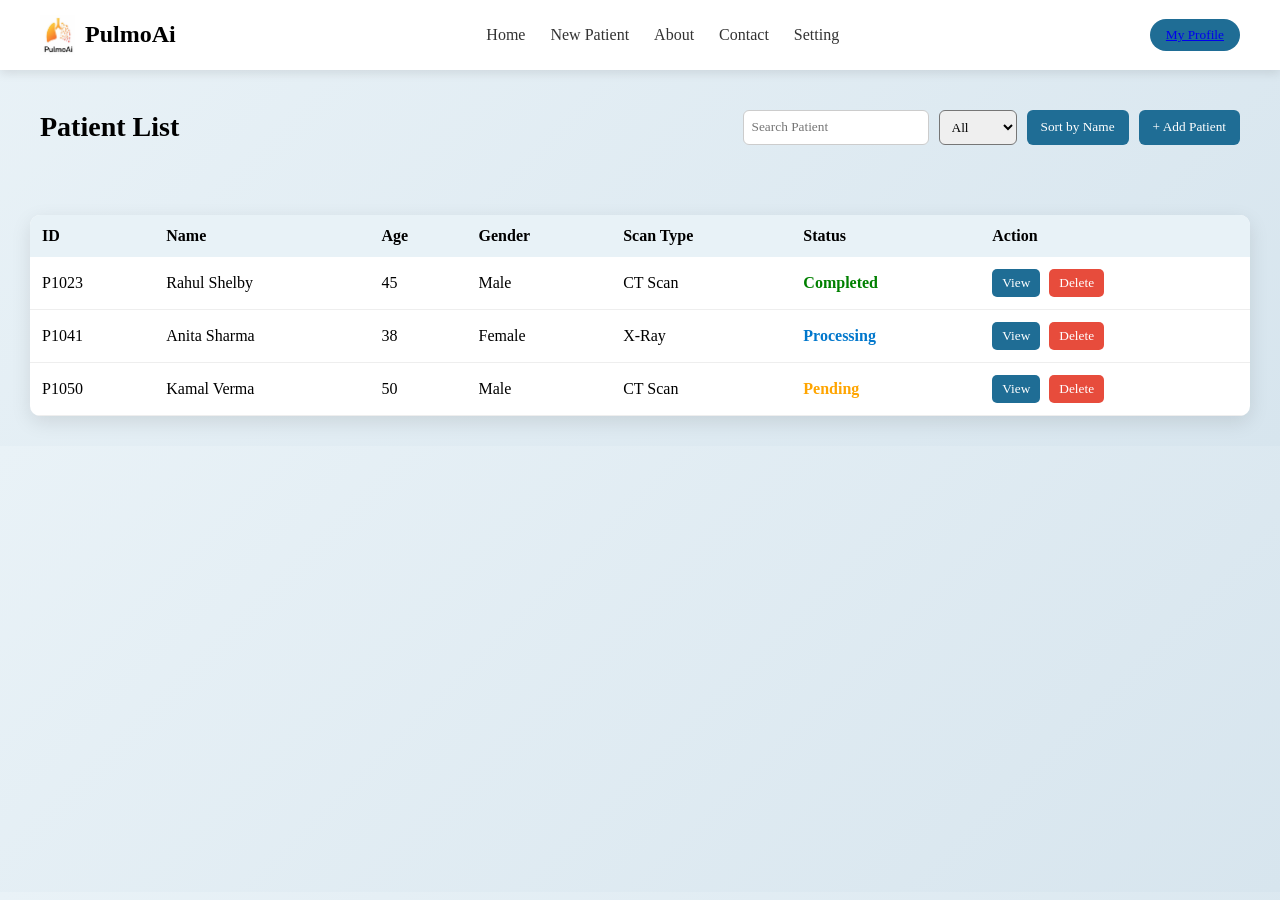
<file: patientlist.html>
<!DOCTYPE html>
<html>

<head>
    <title>Patients List</title>
    <link rel="stylesheet" href="patientlist.css">
</head>

<body>

    <div id="notification"></div>

    <script src="patientlist.js"></script>

    <!-- NAVBAR -->

    <header>
        <div class="navbar">

            <div class="logo">
                <img src="logo.jpg" alt="PulmoAi">
                <h2>PulmoAi</h2>
            </div>

            <ul>
                <li><a href="index.html">Home</a></li>
                <li><a href="add-patient.html">New Patient</a></li>
                <li><a href="about.html">About</a></li>
                <li><a href="contact.html">Contact</a></li>
                <li><a href="settings.html">Setting</a></li>
            </ul>

            <button class="login-btn"><a href="doctor.html">My Profile</a></button>

        </div>
    </header>


    <!-- PAGE TITLE -->

    <section class="page-title">

        <h1>Patient List</h1>

        <div class="search-filter">

            <!-- SEARCH INPUT -->
            <input id="searchPatient" onkeyup="searchPatient()" placeholder="Search Patient">

            <!-- GENDER FILTER -->
            <select id="genderFilter" onchange="filterGender()">
                <option>All</option>
                <option>Male</option>
                <option>Female</option>
            </select>

            <!-- SORT BUTTON -->
            <button onclick="sortPatients()">Sort by Name</button>

            <button class="add-btn"><a href="add-patient.html">+ Add Patient</a></button>

        </div>

    </section>


    <!-- PATIENT TABLE -->

    <section class="table-section">

        <table id="patientTable">

            <thead>
                <tr>
                    <th>ID</th>
                    <th>Name</th>
                    <th>Age</th>
                    <th>Gender</th>
                    <th>Scan Type</th>
                    <th>Status</th>
                    <th>Action</th>
                </tr>
            </thead>

            <tbody>

                <tr>
                    <td>P1023</td>
                    <td>Rahul Shelby</td>
                    <td>45</td>
                    <td>Male</td>
                    <td>CT Scan</td>
                    <td class="complete">Completed</td>
                    <td>
                        <button onclick="viewPatient()">View</button>
                        <button onclick="deletePatient(this)">Delete</button>
                    </td>
                </tr>

                <tr>
                    <td>P1041</td>
                    <td>Anita Sharma</td>
                    <td>38</td>
                    <td>Female</td>
                    <td>X-Ray</td>
                    <td class="processing">Processing</td>
                    <td>
                        <button onclick="viewPatient()">View</button>
                        <button onclick="deletePatient(this)">Delete</button>
                    </td>
                </tr>

                <tr>
                    <td>P1050</td>
                    <td>Kamal Verma</td>
                    <td>50</td>
                    <td>Male</td>
                    <td>CT Scan</td>
                    <td class="pending">Pending</td>
                    <td>
                        <button onclick="viewPatient()">View</button>
                        <button onclick="deletePatient(this)">Delete</button>
                    </td>
                </tr>

            </tbody>

        </table>

    </section>

</body>

</html>
</file>
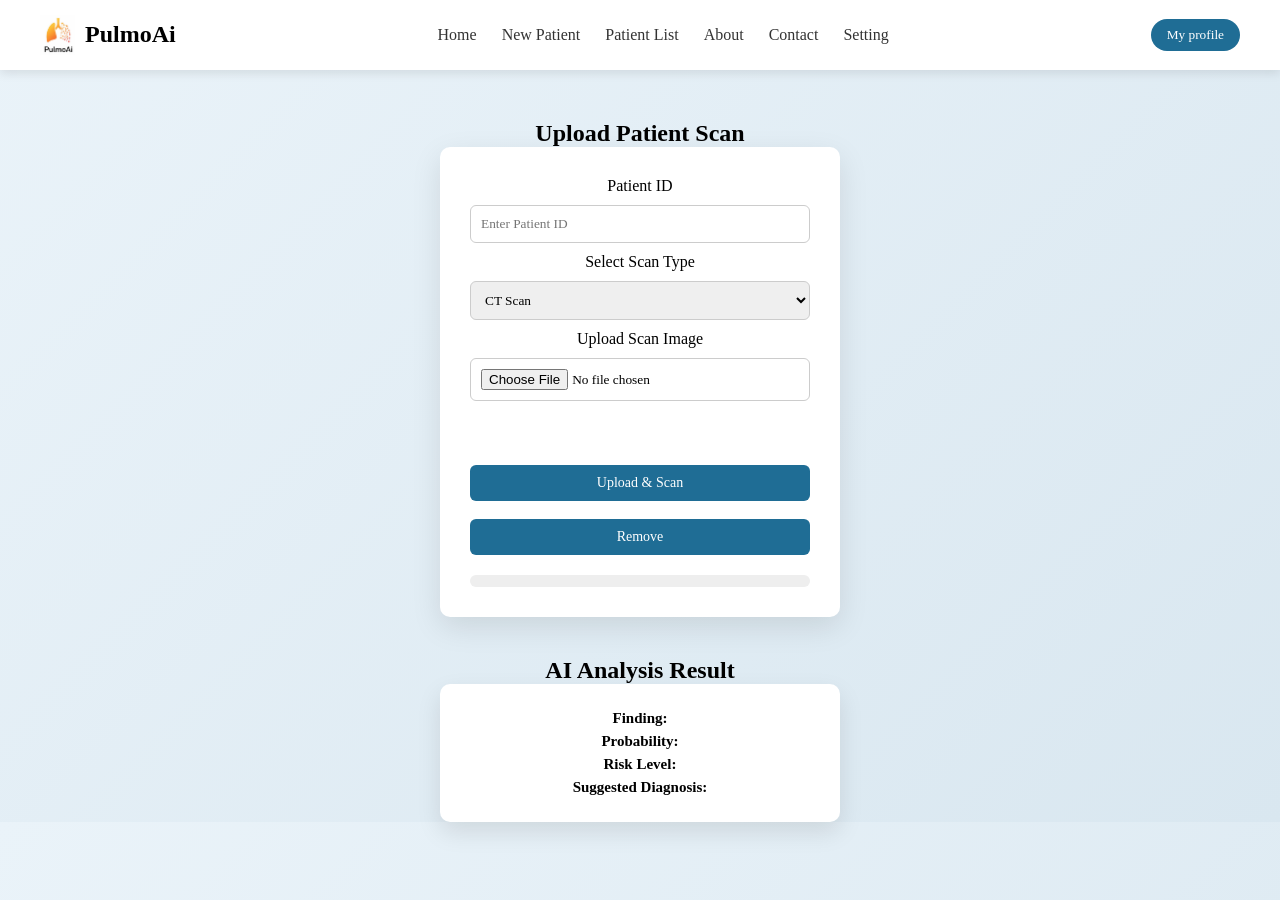
<file: scan.html>
<!DOCTYPE html>
<html>

<head>
    <title>Upload Scan</title>
    <link rel="stylesheet" href="scan.css">
</head>

<body>

    <div id="notification"></div>

    <script src="scan.js"></script>

    <header>
        <div class="navbar">

            <div class="logo">
                <img src="logo.jpg" alt="PulmoAi">
                <h2>PulmoAi</h2>
            </div>

            <ul>
                <li><a href="index.html">Home</a></li>
                <li><a href="add-patient.html">New Patient</a></li>
                <li><a href="patientlist.html">Patient List</a></li>
                <li><a href="about.html">About</a></li>
                <li><a href="contact.html">Contact</a></li>
                <li><a href="settings.html">Setting</a></li>
            </ul>

            <button class="login-btn">My profile</button>

        </div>
    </header>


    <section class="upload-container">

        <h1>Upload Patient Scan</h1>

        <div class="upload-box">

            <label>Patient ID</label>
            <input type="text" placeholder="Enter Patient ID">

            <label>Select Scan Type</label>
            <select>
                <option>CT Scan</option>
                <option>X-Ray</option>
                <option>MRI</option>
            </select>

            <label>Upload Scan Image</label>

            <!-- FILE UPLOAD -->
            <input type="file" id="scanFile" accept="image/*" onchange="previewScan(event)">

            <!-- IMAGE PREVIEW -->
            <img id="scanPreview" style="display:none; width:200px;">

            <br><br>

            <!-- UPLOAD BUTTONS -->
            <button onclick="uploadScan()">Upload & Scan</button>
            <button onclick="removeFile()">Remove</button>

            <!-- PROGRESS BAR -->
            <div class="progress-bar">
                <div id="uploadProgress"></div>
            </div>

            <!-- AI LOADER -->
            <div id="aiLoader" style="display:none">
                Analyzing Lung Scan...
            </div>

        </div>

    </section>


    <section class="result-section">

        <h2>AI Analysis Result</h2>

        <div class="result-box">

            <p id="scanResult" style="display:none"></p>

            <p><b>Finding:</b> </p>
            <p><b>Probability:</b> </p>
            <p><b>Risk Level:</b> </p>
            <p><b>Suggested Diagnosis:</b> </p>

        </div>

    </section>

</body>

</html>
</file>
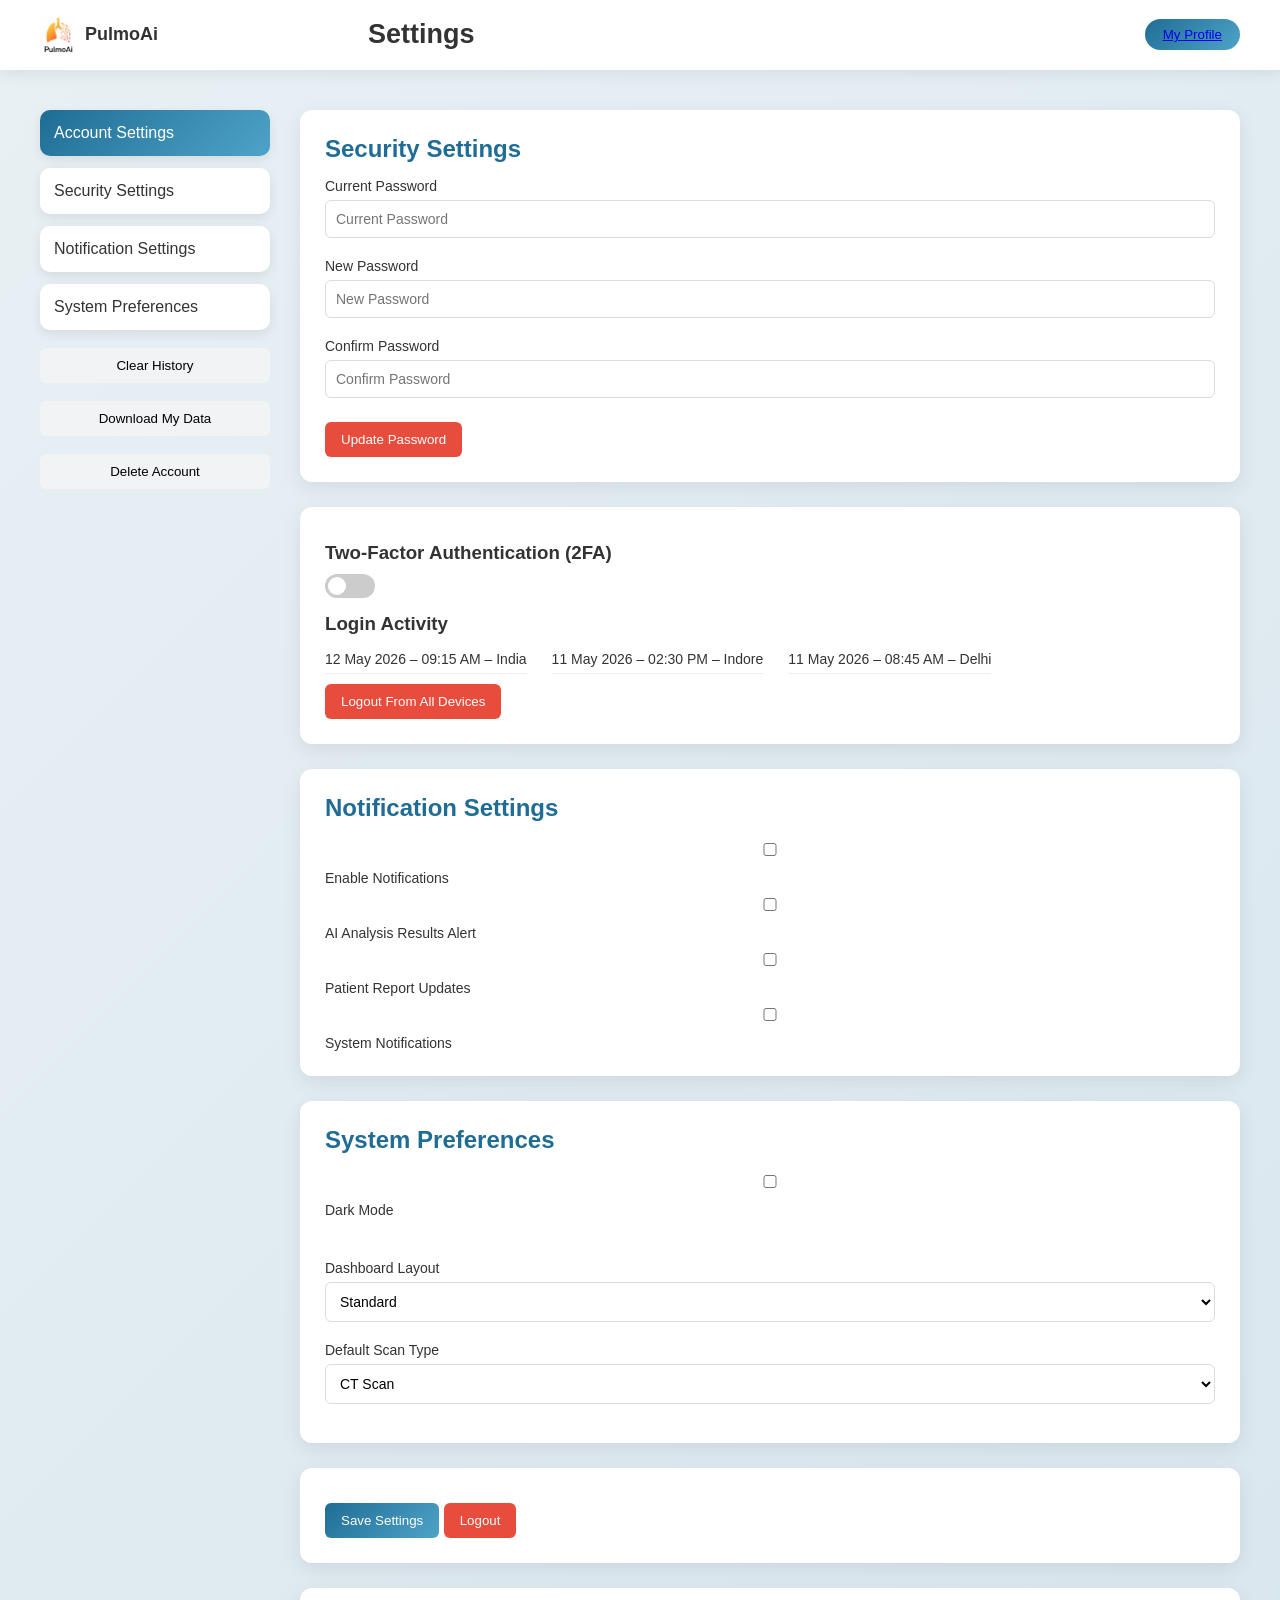
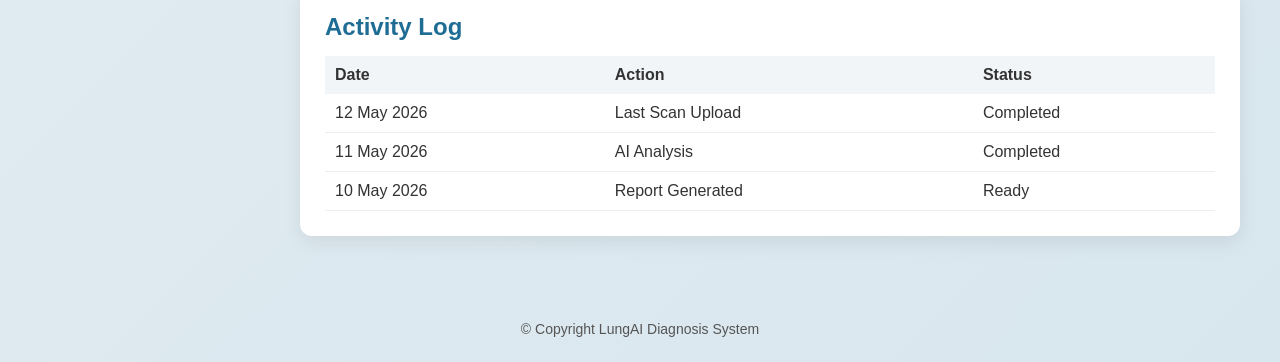
<file: settings.html>
<!DOCTYPE html>
<html lang="en">

<head>
    <meta charset="UTF-8">
    <title>Settings</title>
    <link rel="stylesheet" href="settings.css">
</head>

<body>

    <div id="notification"></div>

    <script src="settings.js"></script>

    <header>

        <div class="navbar">

            <div class="logo">
                <img src="logo.jpg" alt="PulmoAi"> <span>PulmoAi</span>
                <h2 style="margin-left:200px;">Settings</h2>
            </div>

            <button class="login-btn"><a href="doctor.html">My Profile</a></button>

        </div>

    </header>


    <div class="container">


        <!-- LEFT SIDEBAR -->

        <div class="sidebar">

            <div class="menu active">Account Settings</div>
            <div class="menu">Security Settings</div>
            <div class="menu">Notification Settings</div>
            <div class="menu">System Preferences</div>

            <button class="side-btn">Clear History</button>
            <button class="side-btn">Download My Data</button>
            <button class="side-btn">Delete Account</button>

        </div>



        <!-- RIGHT CONTENT -->

        <div class="content">

            <!-- PASSWORD FORM -->

            <div class="card">

                <h2>Security Settings</h2>

                <form id="passwordForm">

                    <label>Current Password</label>
                    <input id="currentPassword" type="password" placeholder="Current Password">

                    <label>New Password</label>
                    <input id="newPassword" type="password" placeholder="New Password">

                    <label>Confirm Password</label>
                    <input id="confirmPassword" type="password" placeholder="Confirm Password">

                    <button type="button" onclick="changePassword()">Update Password</button>

                </form>

            </div>



            <!-- DARK MODE + LOGIN ACTIVITY -->

            <div class="card">

                <h3>Two-Factor Authentication (2FA)</h3>

                <label class="switch">
                    <input type="checkbox">
                    <span class="slider"></span>
                </label>

                <h3>Login Activity</h3>

                <ul class="activity">
                    <li>12 May 2026 – 09:15 AM – India</li>
                    <li>11 May 2026 – 02:30 PM – Indore</li>
                    <li>11 May 2026 – 08:45 AM – Delhi</li>
                </ul>

                <button class="secondary-btn">Logout From All Devices</button>

            </div>



            <!-- NOTIFICATION SETTINGS -->

            <div class="card">

                <h2>Notification Settings</h2>

                <label>
                    <input id="notificationToggle" type="checkbox" onclick="toggleNotifications()"> Enable Notifications
                </label>

                <label><input type="checkbox"> AI Analysis Results Alert</label>
                <label><input type="checkbox"> Patient Report Updates</label>
                <label><input type="checkbox"> System Notifications</label>

            </div>



            <!-- SYSTEM PREFERENCES -->

            <div class="card">

                <h2>System Preferences</h2>

                <label>
                    <input type="checkbox" onclick="toggleDarkMode()"> Dark Mode
                </label>

                <br><br>

                <label>Dashboard Layout</label>
                <select>
                    <option>Standard</option>
                    <option>Compact</option>
                </select>

                <label>Default Scan Type</label>
                <select>
                    <option>CT Scan</option>
                    <option>X-Ray</option>
                </select>

            </div>



            <!-- SAVE SETTINGS + LOGOUT -->

            <div class="card">

                <button onclick="saveSettings()">Save Settings</button>

                <button onclick="logout()">Logout</button>

            </div>



            <!-- ACTIVITY LOG -->

            <div class="card">

                <h2>Activity Log</h2>

                <table>

                    <tr>
                        <th>Date</th>
                        <th>Action</th>
                        <th>Status</th>
                    </tr>

                    <tr>
                        <td>12 May 2026</td>
                        <td>Last Scan Upload</td>
                        <td>Completed</td>
                    </tr>

                    <tr>
                        <td>11 May 2026</td>
                        <td>AI Analysis</td>
                        <td>Completed</td>
                    </tr>

                    <tr>
                        <td>10 May 2026</td>
                        <td>Report Generated</td>
                        <td>Ready</td>
                    </tr>

                </table>

            </div>

        </div>

    </div>


    <footer>

        <p>© Copyright LungAI Diagnosis System</p>

    </footer>

</body>

</html>
</file>
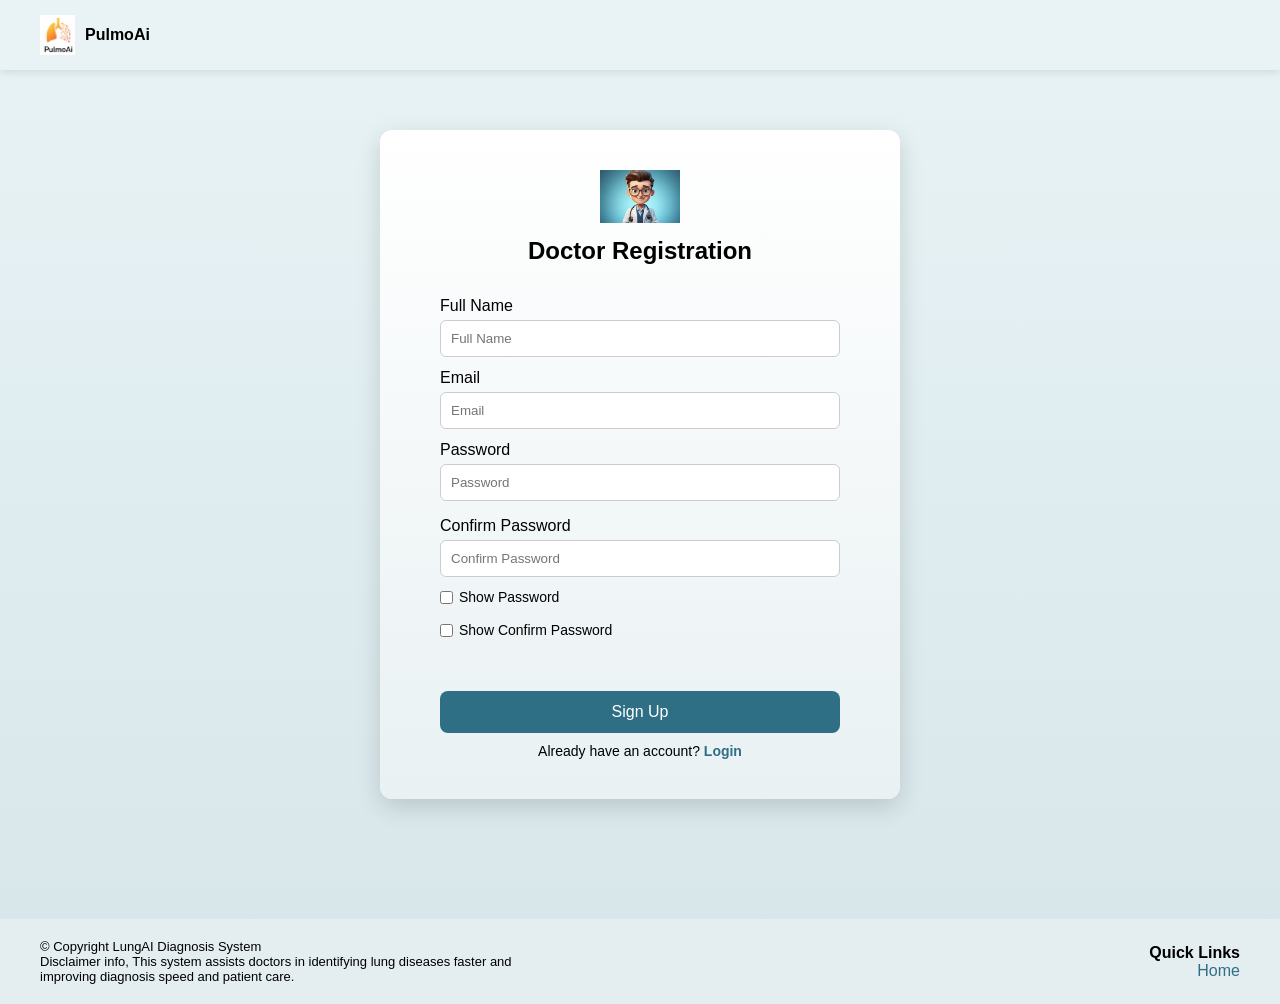
<file: signup.html>
<!DOCTYPE html>
<html lang="en">

<head>
    <meta charset="UTF-8">
    <meta name="viewport" content="width=device-width, initial-scale=1.0">
    <title>Doctor Registration - LungAI</title>

    <link rel="stylesheet" href="signup.css">

</head>

<body>

    <script src="signup.js"></script>

    <header>

        <div class="navbar">

            <div class="logo">
                <img src="logo.jpg" alt="PulmoAi"> <span>PulmoAi</span>
            </div>

        </div>

    </header>


    <!-- SIGNUP SECTION -->

    <section class="signup-section">

        <div class="signup-card">

            <div class="doctor-icon">
                <img src="signup.jpg" alt="Signup">
            </div>

            <h1>Doctor Registration</h1>

            <!-- REQUIRED SIGNUP FORM -->
            <form onsubmit="return registerUser()">

                <label>Full Name</label>
                <input id="name" placeholder="Full Name">

                <label>Email</label>
                <input id="email" placeholder="Email">

                <label>Password</label>
                <input id="password" type="password" placeholder="Password" onkeyup="checkStrength()">

                <!-- PASSWORD STRENGTH -->
                <p id="strength"></p>

                <label>Confirm Password</label>
                <input id="confirmPassword" type="password" placeholder="Confirm Password">

                <!-- SHOW PASSWORD -->
                <label>
                    <input type="checkbox" onclick="togglePassword('password')"> Show Password
                </label>

                <label>
                    <input type="checkbox" onclick="togglePassword('confirmPassword')"> Show Confirm Password
                </label>

                <!-- SIGNUP MESSAGE -->
                <p id="signupMessage"></p>

                <br>

                <button type="submit">Sign Up</button>

                <p class="login-text">
                    Already have an account? <span><a href="login.html">Login</a></span>
                </p>

            </form>

        </div>

    </section>


    <!-- FOOTER -->

    <footer>

        <div class="footer-container">

            <div class="footer-left">

                <p>© Copyright LungAI Diagnosis System</p>

                <p class="disclaimer">
                    Disclaimer info, This system assists doctors in identifying lung diseases faster and improving
                    diagnosis speed and patient care.
                </p>

            </div>

            <div class="footer-right">
                <h4>Quick Links</h4>
                <p><a href="index.html">Home</a></p>
            </div>

        </div>

    </footer>

</body>

</html>
</file>
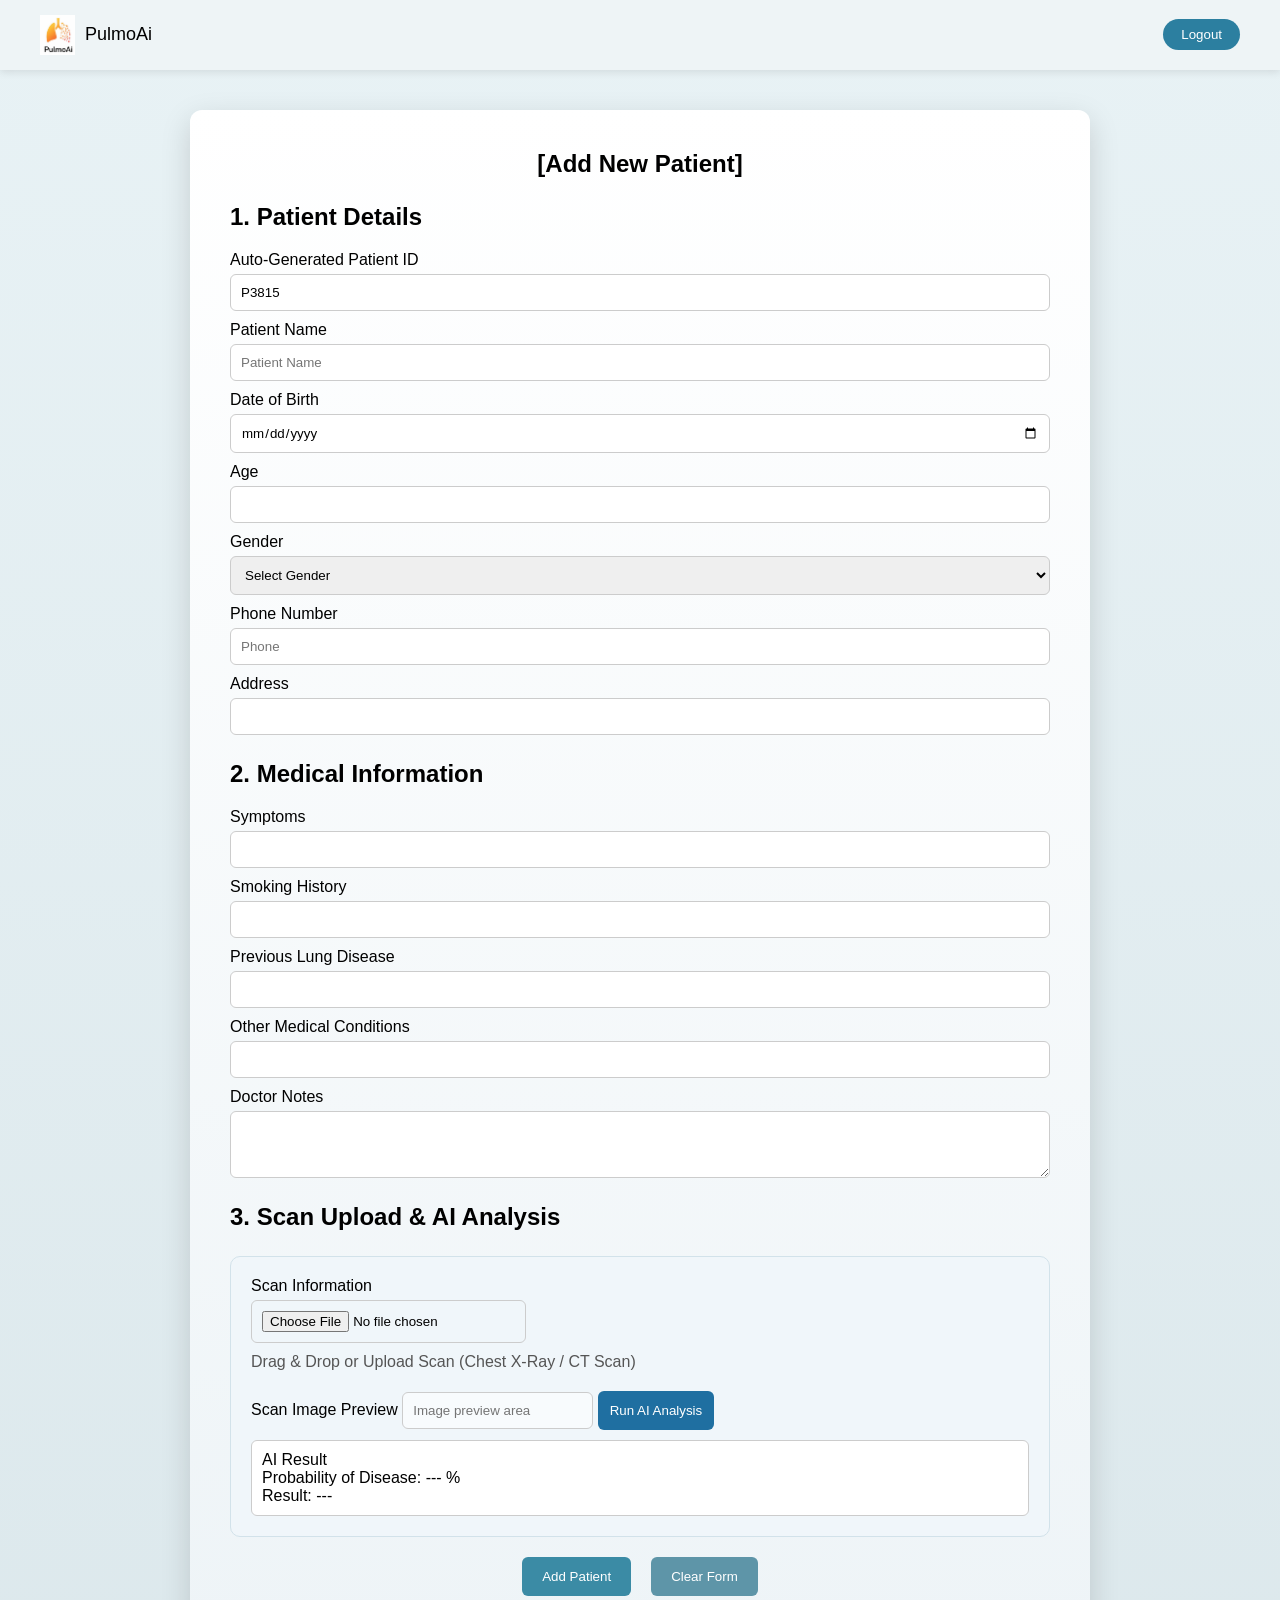
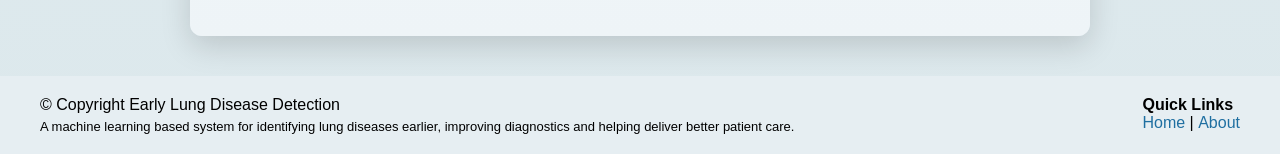
<file: frontend/add-patient.html>
<!DOCTYPE html>
<html lang="en">

<head>
    <meta charset="UTF-8">
    <meta name="viewport" content="width=device-width, initial-scale=1.0">
    <title>Add New Patient</title>

    <link rel="stylesheet" href="add-patient.css">
</head>

<body>

    <!-- NAVBAR -->

    <header>

        <div class="navbar">

            <div class="logo">
                <img src="logo.jpg" alt="PulmoAi"> <span>PulmoAi</span>
            </div>

            <button class="logout"><a href="login.html">Logout</a></button>

        </div>

    </header>


    <!-- MAIN FORM -->

    <section class="container">

        <h1>[Add New Patient]</h1>

        <!-- PATIENT DETAILS -->

        <h2>1. Patient Details</h2>

        <form id="patientForm" onsubmit="return validatePatientForm()">

            <label>Auto-Generated Patient ID</label>
            <input type="text" id="patientID" placeholder="Generated automatically" readonly>

            <label>Patient Name</label>
            <input type="text" id="name" placeholder="Patient Name">

            <label>Date of Birth</label>
            <input type="date" id="dob" onchange="calculateAge()">

            <label>Age</label>
            <input type="text" id="age" readonly>

            <label>Gender</label>
            <select id="gender">
                <option value="">Select Gender</option>
                <option>Male</option>
                <option>Female</option>
            </select>

            <label>Phone Number</label>
            <input type="text" id="phone" placeholder="Phone">

            <label>Address</label>
            <input type="text">

            <!-- MEDICAL INFORMATION -->

            <h2>2. Medical Information</h2>

            <label>Symptoms</label>
            <input type="text">

            <label>Smoking History</label>
            <input type="text">

            <label>Previous Lung Disease</label>
            <input type="text">

            <label>Other Medical Conditions</label>
            <input type="text">

            <label>Doctor Notes</label>
            <textarea rows="3"></textarea>

            <!-- SCAN UPLOAD -->

            <h2>3. Scan Upload & AI Analysis</h2>

            <div class="scan-box">

                <p>Scan Information</p>

                <input type="file">

                <p class="upload-text">Drag & Drop or Upload Scan (Chest X-Ray / CT Scan)</p>

                <label>Scan Image Preview</label>
                <input type="text" placeholder="Image preview area">

                <button type="button" class="run-btn">Run AI Analysis</button>

                <div class="result-box">
                    <p>AI Result</p>
                    <p>Probability of Disease: --- %</p>
                    <p>Result: ---</p>
                </div>

            </div>

            <!-- ACTION BUTTONS -->

            <div class="form-buttons">

                <button type="submit" class="save-btn">Add Patient</button>

                <button type="reset" class="clear-btn">Clear Form</button>

            </div>

        </form>

    </section>


    <!-- SUCCESS POPUP -->

    <div id="successPopup" class="popup">

        <div class="popup-box">

            <h3>Patient Added Successfully</h3>

            <button onclick="closePopup()">OK</button>

        </div>

    </div>


    <!-- FOOTER -->

    <footer>

        <div class="footer">

            <div class="left">
                <p>© Copyright Early Lung Disease Detection</p>

                <p class="desc">
                    A machine learning based system for identifying lung diseases earlier,
                    improving diagnostics and helping deliver better patient care.
                </p>
            </div>

            <div class="right">
                <h4>Quick Links</h4>
                <p><a href="index.html">Home</a> |
                    <a href="about.html">About</a>
                </p>
            </div>

        </div>

    </footer>

    <!-- JAVASCRIPT -->

    <script src="add-patient.js"></script>

</body>

</html>
</file>
<file: index.css>
/* GOOGLE FONT */

@import url('https://fonts.googleapis.com/css2?family=Poppins:wght@300;400;500;600&display=swap');

* {
    margin: 0;
    padding: 0;
    box-sizing: border-box;
    font-family: 'Poppins', sans-serif;
}

body {
    background: #eef4f7;
    color: #2b2b2b;
    line-height: 1.6;
}

/* NAVBAR */

header {
    background: white;
    padding: 18px 60px;
    box-shadow: 0 3px 10px rgba(0, 0, 0, 0.05);
    position: sticky;
    top: 0;
    z-index: 100;
}

.nav-container {
    display: flex;
    align-items: center;
    justify-content: space-between;
    max-width: 1300px;
    margin: auto;
}

.logo {
    display: flex;
    align-items: center;
    gap: 10px;
    font-weight: 600;
    font-size: 18px;
    color: #167bbf;
}

.logo img {
    width: 36px;
}

nav ul {
    display: flex;
    gap: 28px;
    list-style: none;
}

nav a {
    text-decoration: none;
    color: #333;
    font-weight: 500;
    transition: 0.3s;
}

nav a:hover {
    color: #167bbf;
}

.login-btn {
    background: #3891bd;
    color: rgb(255, 255, 255);
    border: none;
    padding: 10px 22px;
    border-radius: 25px;
    font-weight: 500;
    cursor: pointer;
    transition: 0.3s;
}

.login-btn:hover {
    background: #0f6aa5;
}

.profile-btn:hover {
    background: #3891bd;
}

/* HERO SECTION */

.hero {
    display: flex;
    align-items: center;
    justify-content: space-between;
    padding: 90px 80px;
    background: linear-gradient(120deg, #e9f6fd, #d6edf8);
}

.hero-text {
    max-width: 520px;
}

.hero-text h1 {
    font-size: 44px;
    font-weight: 600;
    margin-bottom: 18px;
    color: #1d4f73;
}

.hero-text p {
    font-size: 17px;
    color: #555;
    margin-bottom: 30px;
}

.hero-buttons {
    display: flex;
    gap: 15px;
}

/* BUTTONS */

.primary-btn {
    background: #167bbf;
    color: white;
    border: none;
    padding: 13px 28px;
    border-radius: 6px;
    font-size: 15px;
    cursor: pointer;
    transition: 0.3s;
}

.primary-btn:hover {
    background: #0f6aa5;
    transform: translateY(-2px);
}

.secondary-btn {
    background: white;
    border: 1px solid #d0d0d0;
    padding: 13px 28px;
    border-radius: 6px;
    cursor: pointer;
    font-size: 15px;
    transition: 0.3s;
}

.secondary-btn:hover {
    background: #f5f5f5;
}

.hero-image img {
    width: 470px;
}

/* UPLOAD SECTION */

.upload {
    padding: 70px 20px;
    text-align: center;
}

.upload h2 {
    font-size: 28px;
    margin-bottom: 30px;
}

.upload-box {
    background: white;
    padding: 45px;
    max-width: 700px;
    margin: auto;
    border-radius: 12px;
    box-shadow: 0 6px 25px rgba(0, 0, 0, 0.08);
}

.upload-box p {
    font-size: 16px;
    margin-bottom: 15px;
}

.browse-btn {
    background: #167bbf;
    color: white;
    border: none;
    padding: 12px 25px;
    border-radius: 6px;
    cursor: pointer;
    margin-top: 10px;
}

.format {
    margin-top: 15px;
    font-size: 14px;
    color: #777;
}

/* HOW IT WORKS */

.how {
    padding: 80px 20px;
    text-align: center;
}

.how h2 {
    font-size: 28px;
    margin-bottom: 40px;
}

.steps {
    display: flex;
    justify-content: center;
    gap: 70px;
    flex-wrap: wrap;
}

.step {
    background: white;
    padding: 25px 35px;
    border-radius: 10px;
    box-shadow: 0 5px 20px rgba(0, 0, 0, 0.06);
}

.step h3 {
    font-size: 32px;
    color: #167bbf;
    margin-bottom: 5px;
}

/* PERFORMANCE */

.performance {
    padding: 80px 20px;
    text-align: center;
}

.performance h2 {
    font-size: 28px;
    margin-bottom: 40px;
}

.stats {
    display: flex;
    justify-content: center;
    gap: 30px;
    flex-wrap: wrap;
}

.card {
    background: white;
    padding: 30px;
    width: 200px;
    border-radius: 12px;
    box-shadow: 0 6px 20px rgba(0, 0, 0, 0.07);
    transition: 0.3s;
}

.card:hover {
    transform: translateY(-5px);
}

.card h3 {
    font-size: 30px;
    color: #167bbf;
    margin-bottom: 8px;
}

/* FEATURES */

.features {
    padding: 80px 20px;
    text-align: center;
}

.features h2 {
    font-size: 28px;
    margin-bottom: 40px;
}

.feature-grid {
    display: flex;
    justify-content: center;
    gap: 30px;
    flex-wrap: wrap;
}

.feature {
    background: white;
    padding: 30px;
    width: 220px;
    border-radius: 12px;
    box-shadow: 0 6px 20px rgba(0, 0, 0, 0.07);
    transition: 0.3s;
}

.feature:hover {
    transform: translateY(-6px);
}

.feature h4 {
    margin-bottom: 8px;
    color: #167bbf;
}

/* PREVIEW */

.preview {
    padding: 80px 20px;
    text-align: center;
}

.preview h2 {
    margin-bottom: 40px;
}

.preview-container {
    display: flex;
    align-items: center;
    justify-content: center;
    gap: 40px;
    flex-wrap: wrap;
}

.preview img {
    width: 420px;
    border-radius: 10px;
    box-shadow: 0 8px 25px rgba(0, 0, 0, 0.15);
}

.preview-box {
    background: white;
    padding: 35px;
    border-radius: 12px;
    box-shadow: 0 6px 20px rgba(0, 0, 0, 0.08);
}

.preview-box h3 {
    margin-bottom: 20px;
}

/* CTA */

.cta {
    background: #d9effa;
    padding: 70px 20px;
    text-align: center;
}

.cta h2 {
    margin-bottom: 20px;
    font-size: 26px;
}

.cta button {
    margin: 10px;
}

/* RESPONSIVE */

@media(max-width:900px) {

    .hero {
        flex-direction: column;
        text-align: center;
    }

    .hero-image img {
        margin-top: 30px;
        width: 350px;
    }

    nav {
        display: none;
    }

}

/* ========================= */
/* ADDITIONAL CSS (DO NOT REMOVE OLD CSS) */
/* ========================= */

/* BUTTON LINK FIX */

button a {
    text-decoration: none;
    color: inherit;
}

/* PROFILE BUTTON */

.profile-btn {
    background: white;
    border: 1px solid #167bbf;
    padding: 10px 22px;
    border-radius: 25px;
    font-weight: 500;
    cursor: pointer;
    transition: 0.3s;
}

.profile-btn a {
    color: #167bbf;
}

.profile-btn:hover {
    background: #3891bd;
}

.profile-btn:hover a {
    color: white;
}

/* ========================= */
/* IMAGE SLIDER SECTION */
/* ========================= */

.slider {
    padding: 80px 20px;
    text-align: center;
    background: #f7fbfe;
}

.slider h2 {
    font-size: 28px;
    margin-bottom: 40px;
}

.slider-container {
    max-width: 900px;
    margin: auto;
    position: relative;
}

.slide {
    width: 100%;
    max-height: 420px;
    object-fit: cover;
    border-radius: 12px;
    box-shadow: 0 8px 25px rgba(0, 0, 0, 0.12);
    margin-bottom: 20px;
}

/* ========================= */
/* INFO SECTION */
/* ========================= */

.info-section {
    padding: 80px 20px;
    background: white;
    display: flex;
    justify-content: center;
    gap: 50px;
    flex-wrap: wrap;
}

.info-section div {
    max-width: 450px;
    background: #f9fcff;
    padding: 35px;
    border-radius: 12px;
    box-shadow: 0 6px 20px rgba(0, 0, 0, 0.07);
}

.info-section h2 {
    color: #167bbf;
    margin-bottom: 10px;
}

/* ========================= */
/* SCROLL REVEAL ANIMATION */
/* ========================= */

.reveal {
    opacity: 0;
    transform: translateY(40px);
    transition: 0.6s ease;
}

.reveal.active {
    opacity: 1;
    transform: translateY(0);
}

/* ========================= */
/* RESPONSIVE IMPROVEMENT */
/* ========================= */

@media(max-width:900px) {

    .info-section {
        flex-direction: column;
        align-items: center;
    }

}
</file>
<file: about.css>
* {
    margin: 0;
    padding: 0;
    box-sizing: border-box;
    font-family: Arial;
}

body {
    background: linear-gradient(#eaf2f5, #dde7ec);
}

/* NAVBAR */

header {
    background: white;
    padding: 15px 40px;
    box-shadow: 0 2px 10px rgba(0, 0, 0, 0.1);
}

.navbar {
    display: flex;
    justify-content: space-between;
    align-items: center;
}

.logo {
    display: flex;
    align-items: center;
    gap: 10px;
}

.logo img {
    width: 35px;
}

ul {
    display: flex;
    gap: 25px;
    list-style: none;
}

.login-btn {
    background: #1f6d95;
    color: white;
    border: none;
    padding: 8px 18px;
    border-radius: 20px;
    cursor: pointer;
}

/* HEADER */

.about-header {
    background: linear-gradient(to right, #1f6d95, #5da6c8);
    color: white;
    text-align: center;
    padding: 30px;
    margin: 30px;
    border-radius: 10px;
}

/* HERO */

.hero {
    display: flex;
    justify-content: space-between;
    align-items: center;
    background: white;
    margin: 30px;
    padding: 30px;
    border-radius: 10px;
    box-shadow: 0 6px 20px rgba(0, 0, 0, 0.1);
}

.hero-img img {
    width: 250px;
}

/* ABOUT SYSTEM */

.about-system {
    text-align: center;
    margin: 40px;
}

.about-system p {
    margin-top: 10px;
}

/* FEATURES */

.features {
    text-align: center;
    margin: 40px;
}

.feature-box {
    display: flex;
    justify-content: center;
    gap: 20px;
    margin-top: 20px;
}

.card {
    background: white;
    padding: 20px;
    width: 220px;
    border-radius: 10px;
    box-shadow: 0 5px 20px rgba(0, 0, 0, 0.1);
}

/* TECHNOLOGY */

.technology {
    text-align: center;
    margin: 40px;
}

.tech-box {
    display: flex;
    justify-content: center;
    gap: 20px;
    margin-top: 20px;
}

.tech {
    background: white;
    padding: 20px;
    border-radius: 10px;
    box-shadow: 0 5px 20px rgba(0, 0, 0, 0.1);
}

/* PURPOSE */

.purpose {
    background: white;
    margin: 40px;
    padding: 30px;
    border-radius: 10px;
    text-align: center;
    box-shadow: 0 6px 20px rgba(0, 0, 0, 0.1);
}

/* FOOTER */

footer {
    background: #e6edf2;
    padding: 20px 40px;
}

.footer {
    display: flex;
    justify-content: space-between;
}

.desc {
    font-size: 13px;
    margin-top: 5px;
}

/* LINK STYLE */

a {
    text-decoration: none;
    color: inherit;
}

/* LOGIN BUTTON LINK FIX */

.login-btn a {
    color: white;
}

/* HERO TEXT */

.hero-text h2 {
    font-weight: 500;
    line-height: 1.6;
}

/* ABOUT SYSTEM BUTTON */

.about-system button {
    margin-top: 20px;
    padding: 10px 20px;
    background: #1f6d95;
    color: white;
    border: none;
    border-radius: 6px;
    cursor: pointer;
}

/* STATS SECTION */

.stats {
    text-align: center;
    margin: 40px;
}

.stats-box {
    display: flex;
    justify-content: center;
    gap: 40px;
    margin-top: 20px;
}

.stat {
    background: white;
    padding: 25px;
    width: 200px;
    border-radius: 10px;
    box-shadow: 0 5px 20px rgba(0, 0, 0, 0.1);
}

.stat h2 {
    color: #1f6d95;
    font-size: 32px;
}

/* TEAM SECTION */

.team {
    text-align: center;
    margin: 40px;
}

.team-container {
    display: flex;
    justify-content: center;
    gap: 25px;
    margin-top: 20px;
}

.team-card {
    background: white;
    padding: 25px;
    width: 220px;
    border-radius: 10px;
    box-shadow: 0 5px 20px rgba(0, 0, 0, 0.1);
}

/* MODAL POPUP */

.modal {
    display: none;
    position: fixed;
    top: 0;
    left: 0;
    width: 100%;
    height: 100%;
    background: rgba(0, 0, 0, 0.5);
    justify-content: center;
    align-items: center;
}

.modal-content {
    background: white;
    padding: 30px;
    border-radius: 10px;
    text-align: center;
    width: 300px;
}

.modal-content button {
    margin-top: 15px;
    padding: 8px 18px;
    border: none;
    background: #1f6d95;
    color: white;
    border-radius: 6px;
    cursor: pointer;
}

/* SCROLL TOP BUTTON */

#topBtn {
    position: fixed;
    bottom: 30px;
    right: 30px;
    background: #1f6d95;
    color: white;
    border: none;
    padding: 10px 14px;
    border-radius: 50%;
    font-size: 18px;
    cursor: pointer;
    display: none;
}

/* SCROLL ANIMATION */

.reveal {
    opacity: 0;
    transform: translateY(40px);
    transition: 0.6s ease;
}

.reveal.active {
    opacity: 1;
    transform: translateY(0);
}

/* RESPONSIVE */

@media(max-width:900px) {

    .hero {
        flex-direction: column;
        text-align: center;
    }

    .hero-img img {
        margin-top: 20px;
    }

    .feature-box {
        flex-direction: column;
        align-items: center;
    }

    .team-container {
        flex-direction: column;
        align-items: center;
    }

    .tech-box {
        flex-direction: column;
    }

    .stats-box {
        flex-direction: column;
        align-items: center;
    }

    .footer {
        flex-direction: column;
        gap: 10px;
        text-align: center;
    }

}
</file>
<file: add-patient.css>
* {
    margin: 0;
    padding: 0;
    box-sizing: border-box;
    font-family: Arial, Helvetica, sans-serif;
}

body {
    background: linear-gradient(#e8f2f5, #dce8ec);
}

/* NAVBAR */

header {
    background: #eef4f6;
    padding: 15px 40px;
    box-shadow: 0 2px 8px rgba(0, 0, 0, 0.1);
}

.navbar {
    display: flex;
    justify-content: space-between;
    align-items: center;
}

.logo {
    display: flex;
    align-items: center;
    gap: 10px;
    font-size: 18px;
}

.logo img {
    width: 35px;
}

.nav-links {
    display: flex;
    gap: 25px;
    list-style: none;
}

.logout {
    background: #2c7fa0;
    color: white;
    border: none;
    padding: 8px 18px;
    border-radius: 20px;
    cursor: pointer;
}

/* CONTAINER */

.container {
    width: 900px;
    margin: 40px auto;
    background: linear-gradient(#ffffff, #eef4f7);
    padding: 40px;
    border-radius: 12px;
    box-shadow: 0 10px 30px rgba(0, 0, 0, 0.15);
}

h1 {
    text-align: center;
    margin-bottom: 20px;
}

h2 {
    margin-top: 25px;
    margin-bottom: 10px;
}

form {
    display: flex;
    flex-direction: column;
}

label {
    margin-top: 10px;
    font-weight: 500;
}

input,
select,
textarea {
    padding: 10px;
    border-radius: 6px;
    border: 1px solid #ccc;
    margin-top: 5px;
}

/* SCAN BOX */

.scan-box {
    margin-top: 15px;
    background: #f0f6fa;
    padding: 20px;
    border-radius: 10px;
    border: 1px solid #d2e2ea;
}

.upload-text {
    margin: 10px 0;
    color: #555;
}

.run-btn {
    margin-top: 10px;
    background: #1f6fa1;
    color: white;
    border: none;
    padding: 12px;
    border-radius: 6px;
    cursor: pointer;
}

.result-box {
    margin-top: 10px;
    background: #fff;
    padding: 10px;
    border-radius: 6px;
    border: 1px solid #ccc;
}

/* BUTTONS */

.form-buttons {
    display: flex;
    justify-content: center;
    gap: 20px;
    margin-top: 20px;
}

.save-btn {
    background: #3b8ba5;
    color: white;
    border: none;
    padding: 12px 20px;
    border-radius: 6px;
    cursor: pointer;
}

.clear-btn {
    background: #5e95a8;
    color: white;
    border: none;
    padding: 12px 20px;
    border-radius: 6px;
    cursor: pointer;
}

/* FOOTER */

footer {
    margin-top: 30px;
    padding: 20px 40px;
    background: #e6eef2;
}

.footer {
    display: flex;
    justify-content: space-between;
}

.desc {
    font-size: 13px;
    margin-top: 5px;
}

/* LINK STYLE */

a {
    text-decoration: none;
    color: inherit;
}

/* HOVER EFFECTS */

.logout:hover {
    background: #1a6a8a;
}

.save-btn:hover {
    background: #2f7c95;
}

.clear-btn:hover {
    background: #4c8599;
}

.run-btn:hover {
    background: #155d86;
}

/* SCAN PREVIEW INPUT */

.scan-box input[type="text"] {
    background: #f8fbfd;
}

/* SUCCESS POPUP */

.popup {
    position: fixed;
    top: 0;
    left: 0;
    width: 100%;
    height: 100%;
    background: rgba(0, 0, 0, 0.4);
    display: none;
    justify-content: center;
    align-items: center;
}

.popup-box {
    background: white;
    padding: 30px;
    border-radius: 10px;
    text-align: center;
    width: 280px;
    box-shadow: 0 8px 25px rgba(0, 0, 0, 0.2);
}

.popup-box button {
    margin-top: 15px;
    padding: 8px 20px;
    border: none;
    background: #2c7fa0;
    color: white;
    border-radius: 6px;
    cursor: pointer;
}

/* FOOTER LINKS */

.footer a {
    color: #1f6fa1;
    font-weight: 500;
}

/* RESPONSIVE DESIGN */

@media(max-width:950px) {

    .container {
        width: 90%;
        padding: 25px;
    }

    .footer {
        flex-direction: column;
        gap: 10px;
        text-align: center;
    }

}

@media(max-width:600px) {

    .form-buttons {
        flex-direction: column;
    }

    .save-btn,
    .clear-btn {
        width: 100%;
    }

}
</file>
<file: contact.css>
* {
    margin: 0;
    padding: 0;
    box-sizing: border-box;
    font-family: Arial;
}

body {
    background: linear-gradient(#eaf2f5, #dde7ec);
}

/* NAVBAR */

header {
    background: white;
    padding: 15px 40px;
    box-shadow: 0 2px 10px rgba(0, 0, 0, 0.1);
}

.navbar {
    display: flex;
    justify-content: space-between;
    align-items: center;
}

.logo {
    display: flex;
    align-items: center;
    gap: 10px;
}

.logo img {
    width: 35px;
}

ul {
    display: flex;
    gap: 25px;
    list-style: none;
}

.profile-btn {
    background: #1f6d95;
    color: white;
    border: none;
    padding: 8px 18px;
    border-radius: 20px;
    cursor: pointer;
}

/* HEADER SECTION */

.contact-header {
    text-align: center;
    padding: 40px;
    background: linear-gradient(to right, #1f6d95, #5da6c8);
    color: white;
}

.contact-header p {
    margin-top: 10px;
}

/* CONTACT INFO */

.contact-info {
    display: flex;
    justify-content: center;
    gap: 30px;
    margin: 40px;
}

.card {
    background: white;
    padding: 25px;
    width: 220px;
    text-align: center;
    border-radius: 10px;
    box-shadow: 0 6px 20px rgba(0, 0, 0, 0.1);
}

/* CONTACT FORM */

.contact-form {
    width: 700px;
    margin: auto;
    background: white;
    padding: 30px;
    border-radius: 10px;
    box-shadow: 0 8px 25px rgba(0, 0, 0, 0.1);
}

.contact-form h2 {
    text-align: center;
    margin-bottom: 20px;
}

.form-row {
    display: flex;
    gap: 20px;
}

.input-box {
    flex: 1;
    display: flex;
    flex-direction: column;
}

input,
textarea {
    padding: 10px;
    border: 1px solid #ccc;
    border-radius: 6px;
    margin-top: 5px;
}

textarea {
    margin-top: 10px;
}

.send-btn {
    margin-top: 20px;
    background: #1f6d95;
    color: white;
    border: none;
    padding: 12px;
    width: 100%;
    border-radius: 6px;
    cursor: pointer;
}

/* FOOTER */

footer {
    margin-top: 40px;
    background: #e6edf2;
    padding: 20px 40px;
}

.footer {
    display: flex;
    justify-content: space-between;
}

.desc {
    font-size: 13px;
    margin-top: 5px;
}

/* LINK STYLE */

a {
    text-decoration: none;
    color: inherit;
}

/* NAV LINKS HOVER */

ul li a:hover {
    color: #1f6d95;
}

/* PROFILE BUTTON HOVER */

.profile-btn:hover {
    background: #15597a;
}

/* CHARACTER COUNTER */

#charCount {
    font-size: 13px;
    margin-top: 5px;
    color: #666;
}

/* POPUP */

.popup {
    position: fixed;
    top: 0;
    left: 0;
    width: 100%;
    height: 100%;
    background: rgba(0, 0, 0, 0.4);
    display: none;
    justify-content: center;
    align-items: center;
}

.popup-box {
    background: white;
    padding: 30px;
    border-radius: 10px;
    text-align: center;
    width: 280px;
    box-shadow: 0 8px 25px rgba(0, 0, 0, 0.2);
}

.popup-box button {
    margin-top: 15px;
    padding: 8px 18px;
    border: none;
    background: #1f6d95;
    color: white;
    border-radius: 6px;
    cursor: pointer;
}

/* BUTTON HOVER */

.send-btn:hover {
    background: #15597a;
}

/* FOOTER LINKS */

.footer a {
    color: #1f6d95;
    font-weight: 500;
}

.footer a:hover {
    text-decoration: underline;
}

/* RESPONSIVE DESIGN */

@media(max-width:900px) {

    .contact-info {
        flex-direction: column;
        align-items: center;
    }

    .contact-form {
        width: 90%;
    }

    .form-row {
        flex-direction: column;
    }

    .footer {
        flex-direction: column;
        text-align: center;
        gap: 10px;
    }

}
</file>
<file: doctor.css>
* {
    margin: 0;
    padding: 0;
    box-sizing: border-box;
    font-family: "Segoe UI", Arial, sans-serif;
}

body {
    background: linear-gradient(135deg, #eef4f7, #dce7ee);
    color: #333;
}

/* NAVBAR */

header {
    background: white;
    padding: 15px 40px;
    box-shadow: 0 3px 12px rgba(0, 0, 0, 0.08);
}

.navbar {
    display: flex;
    justify-content: space-between;
    align-items: center;
}

.logo {
    display: flex;
    align-items: center;
    gap: 10px;
    font-weight: 600;
    font-size: 18px;
}

.logo img {
    width: 35px;
}

ul {
    display: flex;
    gap: 25px;
    list-style: none;
}

ul li {
    cursor: pointer;
    font-weight: 500;
    transition: 0.3s;
}

ul li:hover {
    color: #1f6d95;
}

.login-btn {
    background: linear-gradient(135deg, #1f6d95, #4fa3c7);
    color: white;
    border: none;
    padding: 8px 18px;
    border-radius: 20px;
    cursor: pointer;
    transition: 0.3s;
}

.login-btn:hover {
    transform: scale(1.05);
}

/* PROFILE HEADER */

.profile-header {
    display: flex;
    justify-content: space-between;
    align-items: center;
    padding: 40px;
    background: linear-gradient(135deg, #a7d1e5, #d7ecf5);
    border-radius: 10px;
    margin: 30px;
}

.profile-left h2 {
    color: #1f6d95;
    margin-bottom: 5px;
}

.profile-left h1 {
    font-size: 28px;
    margin-bottom: 5px;
}

.profile-left p {
    color: #555;
}

.edit-btn {
    background: #1f6d95;
    color: white;
    border: none;
    padding: 8px 18px;
    border-radius: 6px;
    margin-top: 12px;
    cursor: pointer;
    transition: 0.3s;
}

.edit-btn:hover {
    background: #155a78;
}

.stats {
    display: flex;
    gap: 40px;
    margin-top: 25px;
}

.stats h3 {
    font-size: 22px;
    color: #1f6d95;
}

.stats p {
    font-size: 14px;
    color: #555;
}

/* PROFILE IMAGE */

.profile-right {
    text-align: center;
}

.profile-right img {
    width: 300px;
    border-radius: 50%;
    border: 5px solid white;
    box-shadow: 0 6px 15px rgba(0, 0, 0, 0.2);
}

.logout-btn {
    background: #e74c3c;
    color: white;
    border: none;
    padding: 6px 15px;
    border-radius: 6px;
    margin-top: 10px;
    cursor: pointer;
}

/* DASHBOARD STATS */

.dashboard-stats {
    display: flex;
    gap: 25px;
    justify-content: center;
    margin: 30px;
}

.card {
    background: white;
    padding: 25px;
    width: 200px;
    text-align: center;
    border-radius: 12px;
    box-shadow: 0 6px 20px rgba(0, 0, 0, 0.08);
    transition: 0.3s;
}

.card:hover {
    transform: translateY(-5px);
    box-shadow: 0 12px 25px rgba(0, 0, 0, 0.15);
}

.card h2 {
    margin-top: 10px;
    color: #1f6d95;
}

/* PATIENT SECTION */

.patient-section {
    margin: 30px;
}

.patient-section h2 {
    margin-bottom: 15px;
}

.search {
    padding: 10px;
    width: 250px;
    border-radius: 20px;
    border: 1px solid #ccc;
    margin-bottom: 15px;
}

/* TABLE */

table {
    width: 100%;
    border-collapse: collapse;
    background: white;
    border-radius: 10px;
    overflow: hidden;
    box-shadow: 0 6px 20px rgba(0, 0, 0, 0.08);
}

th {
    background: #e6f1f7;
    padding: 12px;
    text-align: left;
}

td {
    padding: 12px;
    border-bottom: 1px solid #eee;
}

tr:hover {
    background: #f7fbfd;
}

.complete {
    color: green;
    font-weight: 600;
}

.process {
    color: #1f6d95;
    font-weight: 600;
}

/* QUICK SCAN */

.quick-scan {
    margin: 30px;
    display: flex;
    gap: 20px;
    align-items: center;
}

select {
    padding: 10px;
    border-radius: 6px;
    border: 1px solid #ccc;
}

.analyze {
    background: linear-gradient(135deg, #1f6d95, #4fa3c7);
    color: white;
    border: none;
    padding: 10px 22px;
    border-radius: 6px;
    cursor: pointer;
    transition: 0.3s;
}

.analyze:hover {
    transform: scale(1.05);
}

/* RESULTS */

.results {
    display: flex;
    gap: 20px;
    margin: 30px;
}

.ai-result {
    background: linear-gradient(135deg, #1f6d95, #2d7fa7);
    color: white;
    padding: 25px;
    border-radius: 10px;
    flex: 1;
    box-shadow: 0 6px 20px rgba(0, 0, 0, 0.15);
}

.history {
    background: white;
    padding: 25px;
    border-radius: 10px;
    flex: 1;
    box-shadow: 0 6px 20px rgba(0, 0, 0, 0.08);
}

.history ul {
    margin-top: 10px;
}

.history li {
    margin-bottom: 8px;
}

/* ACTIVITY */

.activity {
    margin: 30px;
    background: white;
    padding: 25px;
    border-radius: 10px;
    box-shadow: 0 6px 20px rgba(0, 0, 0, 0.08);
}

.activity ul {
    margin-top: 10px;
}

.activity li {
    margin-bottom: 8px;
}

/* RESPONSIVE */

@media(max-width:900px) {

    .profile-header {
        flex-direction: column;
        text-align: center;
    }

    .stats {
        flex-direction: column;
        gap: 10px;
    }

    .dashboard-stats {
        flex-direction: column;
        align-items: center;
    }

    .results {
        flex-direction: column;
    }

    .quick-scan {
        flex-direction: column;
        align-items: flex-start;
    }

}

/* NAVBAR LINKS */

ul li a {
    text-decoration: none;
    color: #333;
}

ul li a:hover {
    color: #1f6d95;
}

/* PROFILE INPUTS */

.editable {
    display: block;
    margin-top: 8px;
    padding: 8px;
    border-radius: 6px;
    border: 1px solid #ccc;
    width: 260px;
}

/* PROFILE BUTTONS */

.profile-left button {
    background: #1f6d95;
    color: white;
    border: none;
    padding: 8px 16px;
    border-radius: 6px;
    margin-top: 10px;
    margin-right: 10px;
    cursor: pointer;
    transition: 0.3s;
}

.profile-left button:hover {
    background: #155a78;
}

/* NOTIFICATION */

#notification {
    position: fixed;
    top: 20px;
    right: 20px;
    background: #1f6d95;
    color: white;
    padding: 12px 20px;
    border-radius: 6px;
    display: none;
    box-shadow: 0 4px 12px rgba(0, 0, 0, 0.2);
    z-index: 1000;
}

/* SEARCH INPUT FIX */

#searchPatient {
    padding: 10px;
    width: 250px;
    border-radius: 20px;
    border: 1px solid #ccc;
    margin-bottom: 15px;
}

/* QUICK SCAN TITLE */

.quick-scan h2 {
    margin-right: 20px;
}

/* QUICK SCAN BUTTON HOVER */

.analyze:hover {
    transform: scale(1.05);
}

/* TABLE ACTION */

table td:last-child {
    color: #1f6d95;
    font-weight: 600;
    cursor: pointer;
}

table td:last-child:hover {
    text-decoration: underline;
}

/* ACTIVITY LIST STYLE */

.activity li {
    padding: 4px 0;
    border-bottom: 1px solid #eee;
}

/* MOBILE IMPROVEMENTS */

@media(max-width:900px) {

    .profile-right img {
        width: 200px;
    }

    #searchPatient {
        width: 100%;
    }

    .quick-scan {
        width: 100%;
    }

}
</file>
<file: forgot.css>
* {
    margin: 0;
    padding: 0;
    box-sizing: border-box;
    font-family: Arial, Helvetica, sans-serif;
}

body {
    background: linear-gradient(to bottom, #e8f3f5, #d7e6ea);
    min-height: 100vh;
}

/* NAVBAR */

header {
    background: #e9f3f6;
    padding: 15px 40px;
    box-shadow: 0 2px 8px rgba(0, 0, 0, 0.1);
}

.navbar {
    display: flex;
    justify-content: space-between;
    align-items: center;
}

.logo {
    display: flex;
    align-items: center;
    gap: 10px;
    font-weight: bold;
}

.logo img {
    width: 35px;
}

.nav-links {
    display: flex;
    gap: 25px;
    list-style: none;
}

/* FORGOT SECTION */

.forgot-section {
    display: flex;
    justify-content: center;
    align-items: center;
    padding: 80px 20px;
}

/* CARD */

.forgot-card {
    background: linear-gradient(to bottom, #ffffff, #e9f1f3);
    padding: 40px 60px;
    border-radius: 12px;
    width: 450px;
    text-align: center;
    box-shadow: 0 8px 25px rgba(0, 0, 0, 0.15);
}

.icon img {
    width: 80px;
    margin-bottom: 10px;
}

.forgot-card h1 {
    margin-bottom: 10px;
}

.info {
    font-size: 14px;
    margin-bottom: 20px;
    color: #555;
}

/* FORM */

form {
    display: flex;
    flex-direction: column;
}

label {
    text-align: left;
    margin-bottom: 5px;
    font-weight: 500;
}

input {
    padding: 10px;
    border-radius: 6px;
    border: 1px solid #ccc;
    margin-bottom: 20px;
}

/* BUTTON */

.reset-btn {
    background: #2f6f86;
    color: white;
    border: none;
    padding: 12px;
    border-radius: 8px;
    cursor: pointer;
    font-size: 16px;
}

.reset-btn:hover {
    opacity: 0.9;
}

.back {
    margin-top: 15px;
    font-size: 14px;
}

.back span {
    color: #2f6f86;
    font-weight: bold;
    cursor: pointer;
}

/* FOOTER */

footer {
    margin-top: 80px;
    background: #e4eef0;
    padding: 20px 40px;
}

.footer-container {
    display: flex;
    justify-content: space-between;
    align-items: center;
}

.footer-left {
    max-width: 500px;
    font-size: 13px;
}

.footer-right {
    text-align: right;
}

/* LINK STYLE */

a {
    text-decoration: none;
    color: #2f6f86;
}

a:hover {
    text-decoration: underline;
}

/* OTP SECTION */

#otpSection {
    margin-top: 20px;
    padding-top: 10px;
    border-top: 1px solid #ddd;
    display: flex;
    flex-direction: column;
}

#otpSection h3 {
    margin-bottom: 10px;
}

/* RESET PASSWORD SECTION */

#resetSection {
    margin-top: 20px;
    padding-top: 10px;
    border-top: 1px solid #ddd;
    display: flex;
    flex-direction: column;
}

#resetSection h3 {
    margin-bottom: 10px;
}

/* OTP + RESET BUTTONS */

#otpSection button,
#resetSection button {
    background: #2f6f86;
    color: white;
    border: none;
    padding: 10px;
    border-radius: 6px;
    cursor: pointer;
    margin-top: 5px;
}

#otpSection button:hover,
#resetSection button:hover {
    opacity: 0.9;
}

/* INPUT FOCUS */

input:focus {
    outline: none;
    border: 1px solid #2f6f86;
    box-shadow: 0 0 4px rgba(47, 111, 134, 0.3);
}

/* FOOTER LINKS */

.footer-right a {
    color: #2f6f86;
    font-weight: 500;
}

.footer-right a:hover {
    text-decoration: underline;
}

/* RESPONSIVE */

@media(max-width:700px) {

    .forgot-card {
        width: 90%;
        padding: 30px;
    }

    .footer-container {
        flex-direction: column;
        gap: 10px;
        text-align: center;
    }

    .footer-right {
        text-align: center;
    }

}
</file>
<file: login.css>
* {
    margin: 0;
    padding: 0;
    box-sizing: border-box;
    font-family: Arial, Helvetica, sans-serif;
}

body {
    background: linear-gradient(to bottom, #e6f2f5, #d8e7ea);
    min-height: 100vh;
}

/* NAVBAR */

header {
    background: #e9f3f6;
    padding: 15px 40px;
    box-shadow: 0 2px 8px rgba(0, 0, 0, 0.1);
}

.navbar {
    display: flex;
    justify-content: space-between;
    align-items: center;
}

.logo {
    display: flex;
    align-items: center;
    gap: 10px;
    font-weight: bold;
}

.logo img {
    width: 35px;
}

.nav-links {
    display: flex;
    gap: 25px;
    list-style: none;
}

/* LOGIN SECTION */

.login-section {
    display: flex;
    justify-content: center;
    align-items: center;
    padding: 60px 20px;
}

/* LOGIN CARD */

.login-card {
    background: linear-gradient(to bottom, #ffffff, #e9f1f3);
    padding: 40px 60px;
    border-radius: 12px;
    width: 500px;
    text-align: center;
    box-shadow: 0 8px 25px rgba(0, 0, 0, 0.15);
}

.doctor-icon img {
    width: 80px;
    margin-bottom: 10px;
}

.login-card h1 {
    margin-bottom: 20px;
}

/* FORM */

form {
    display: flex;
    flex-direction: column;
    align-items: center;
}

label {
    align-self: flex-start;
    margin-top: 15px;
    margin-bottom: 5px;
    font-weight: 500;
}

input {
    width: 100%;
    padding: 10px;
    border-radius: 6px;
    border: 1px solid #ccc;
}

/* BUTTONS */

.login-btn {
    margin-top: 25px;
    width: 100%;
    padding: 12px;
    background: #2f6f86;
    color: white;
    border: none;
    border-radius: 8px;
    font-size: 16px;
    cursor: pointer;
}

.signup-btn {
    margin-top: 10px;
    width: 100%;
    padding: 12px;
    background: #4c8da3;
    color: white;
    border: none;
    border-radius: 8px;
    font-size: 16px;
    cursor: pointer;
}

.login-btn:hover,
.signup-btn:hover {
    opacity: 0.9;
}

.forgot {
    margin-top: 15px;
    font-size: 14px;
    color: #555;
    cursor: pointer;
}

.create {
    margin-top: 5px;
    font-size: 14px;
}

.create span {
    color: #2f6f86;
    font-weight: bold;
    cursor: pointer;
}

/* FOOTER */

footer {
    margin-top: 80px;
    background: #e4eef0;
    padding: 20px 40px;
}

.footer-container {
    display: flex;
    justify-content: space-between;
    align-items: center;
}

.footer-left {
    max-width: 500px;
    font-size: 13px;
}

.footer-right {
    text-align: right;
}

/* LINKS */

a {
    text-decoration: none;
    color: #2f6f86;
}

a:hover {
    text-decoration: underline;
}

/* LOGIN MESSAGE */

#loginMessage {
    margin-top: 10px;
    font-size: 14px;
    color: red;
    text-align: left;
    width: 100%;
}

/* SHOW PASSWORD CHECKBOX */

label input[type="checkbox"] {
    width: auto;
    margin-right: 5px;
}

form label:last-of-type {
    display: flex;
    align-items: center;
    margin-top: 10px;
    font-size: 14px;
}

/* INPUT FOCUS */

input:focus {
    outline: none;
    border: 1px solid #2f6f86;
    box-shadow: 0 0 4px rgba(47, 111, 134, 0.3);
}

/* FORGOT PASSWORD */

.forgot a {
    color: #2f6f86;
    font-weight: 500;
}

.forgot a:hover {
    text-decoration: underline;
}

/* CREATE ACCOUNT */

.create span a {
    color: #2f6f86;
    font-weight: bold;
}

/* FOOTER LINKS */

.footer-right a {
    color: #2f6f86;
    font-weight: 500;
}

.footer-right a:hover {
    text-decoration: underline;
}

/* RESPONSIVE */

@media(max-width:700px) {

    .login-card {
        width: 90%;
        padding: 30px;
    }

    .footer-container {
        flex-direction: column;
        gap: 10px;
        text-align: center;
    }

    .footer-right {
        text-align: center;
    }

}
</file>
<file: patient.css>
* {
    margin: 0;
    padding: 0;
    box-sizing: border-box;
    font-family: "Segoe UI", sans-serif;
}

body {
    background: linear-gradient(135deg, #edf4f8, #dbe7ee);
}

/* NAVBAR */

header {
    background: white;
    padding: 15px 40px;
    box-shadow: 0 3px 10px rgba(0, 0, 0, 0.08);
}

.navbar {
    display: flex;
    justify-content: space-between;
    align-items: center;
}

.logo {
    display: flex;
    gap: 10px;
    align-items: center;
}

.logo img {
    width: 35px;
}

ul {
    display: flex;
    gap: 25px;
    list-style: none;
}

.login-btn {
    background: #1f6d95;
    color: white;
    border: none;
    padding: 8px 18px;
    border-radius: 20px;
}

/* PATIENT HEADER */

.patient-header {
    display: flex;
    align-items: center;
    gap: 25px;
    padding: 30px;
    background: linear-gradient(135deg, #a8d3e7, #d9edf6);
}

.patient-img {
    width: 100px;
    border-radius: 50%;
}

.patient-actions {
    margin-left: auto;
    display: flex;
    flex-direction: column;
    gap: 10px;
}

.patient-actions button {
    background: #1f6d95;
    color: white;
    border: none;
    padding: 8px 14px;
    border-radius: 6px;
}

/* STATS */

.stats {
    display: flex;
    gap: 20px;
    justify-content: center;
    margin: 30px;
}

.card {
    background: white;
    padding: 20px;
    width: 180px;
    text-align: center;
    border-radius: 10px;
    box-shadow: 0 6px 20px rgba(0, 0, 0, 0.1);
}

.card h2 {
    color: #1f6d95;
}

/* PROFILE DETAILS */

.profile-details {
    display: flex;
    gap: 20px;
    margin: 30px;
}

.box {
    background: white;
    padding: 20px;
    border-radius: 10px;
    flex: 1;
    box-shadow: 0 5px 15px rgba(0, 0, 0, 0.08);
}

/* TABLE */

.scan-history {
    margin: 30px;
}

table {
    width: 100%;
    border-collapse: collapse;
    background: white;
    border-radius: 10px;
    overflow: hidden;
}

th {
    background: #e8f2f7;
    padding: 12px;
}

td {
    padding: 12px;
    border-bottom: 1px solid #eee;
}

.complete {
    color: green;
}

.pending {
    color: orange;
}

/* AI RESULT */

.ai-result {
    display: flex;
    gap: 20px;
    margin: 30px;
    background: white;
    padding: 20px;
    border-radius: 10px;
    box-shadow: 0 6px 20px rgba(0, 0, 0, 0.1);
}

.ai-result img {
    width: 250px;
}

/* TIMELINE */

.timeline-notes {
    display: flex;
    gap: 20px;
    margin: 30px;
}

.timeline,
.notes {
    background: white;
    padding: 20px;
    border-radius: 10px;
    flex: 1;
    box-shadow: 0 6px 20px rgba(0, 0, 0, 0.1);
}

.notes button {
    margin-top: 10px;
    padding: 8px 14px;
    border: none;
    background: #1f6d95;
    color: white;
    border-radius: 6px;
}

/* REPORTS */

.reports {
    margin: 30px;
}

.reports button {
    background: #1f6d95;
    color: white;
    border: none;
    padding: 6px 12px;
    border-radius: 6px;
}

/* NAVBAR LINKS */

ul li a {
    text-decoration: none;
    color: #333;
    font-weight: 500;
}

ul li a:hover {
    color: #1f6d95;
}

/* NOTIFICATION */

#notification {
    position: fixed;
    top: 20px;
    right: 20px;
    background: #1f6d95;
    color: white;
    padding: 12px 20px;
    border-radius: 6px;
    display: none;
    box-shadow: 0 4px 12px rgba(0, 0, 0, 0.2);
    z-index: 1000;
}

/* PATIENT INFO */

.patient-info h2 {
    margin-bottom: 6px;
}

.patient-info p {
    font-size: 14px;
    color: #333;
}

/* PROFILE INPUTS */

.box label {
    display: block;
    margin-top: 10px;
    font-size: 14px;
}

.editable {
    width: 100%;
    padding: 8px;
    margin-top: 4px;
    border-radius: 6px;
    border: 1px solid #ccc;
}

/* REPORT STATUS */

.report-status {
    margin: 30px;
    background: white;
    padding: 20px;
    border-radius: 10px;
    box-shadow: 0 6px 20px rgba(0, 0, 0, 0.1);
}

.report-status button {
    margin-top: 10px;
    background: #1f6d95;
    color: white;
    border: none;
    padding: 8px 16px;
    border-radius: 6px;
    cursor: pointer;
}

/* TABLE BUTTONS */

table button {
    background: #1f6d95;
    color: white;
    border: none;
    padding: 6px 12px;
    border-radius: 6px;
    cursor: pointer;
}

table button:hover {
    opacity: 0.9;
}

/* RESULT TEXT */

.result-text h3 {
    margin-bottom: 8px;
}

.result-text p {
    margin-bottom: 4px;
}

/* BUTTON HOVER */

.patient-actions button:hover,
.reports button:hover {
    opacity: 0.9;
}

/* RESPONSIVE */

@media(max-width:900px) {

    .stats {
        flex-wrap: wrap;
        justify-content: center;
    }

    .profile-details {
        flex-direction: column;
    }

    .ai-result {
        flex-direction: column;
        align-items: center;
        text-align: center;
    }

    .ai-result img {
        width: 200px;
    }

    .patient-header {
        flex-direction: column;
        text-align: center;
    }

    .patient-actions {
        flex-direction: row;
        margin-left: 0;
    }

}
</file>
<file: patientlist.css>
* {
    margin: 0;
    padding: 0;
    box-sizing: border-box;
    font-family: Segoe UI;
}

body {
    background: linear-gradient(135deg, #e9f2f7, #d7e5ee);
}

/* NAVBAR */

header {
    background: white;
    padding: 15px 40px;
    box-shadow: 0 3px 10px rgba(0, 0, 0, 0.1);
}

.navbar {
    display: flex;
    justify-content: space-between;
    align-items: center;
}

.logo {
    display: flex;
    align-items: center;
    gap: 10px;
}

.logo img {
    width: 35px;
}

ul {
    display: flex;
    gap: 25px;
    list-style: none;
}

.login-btn {
    background: #1f6d95;
    color: white;
    border: none;
    padding: 8px 16px;
    border-radius: 20px;
}

/* TITLE SECTION */

.page-title {
    padding: 40px;
    display: flex;
    justify-content: space-between;
    align-items: center;
}

.page-title h1 {
    font-size: 28px;
}

.search-filter {
    display: flex;
    gap: 10px;
}

.search-filter input {
    padding: 8px;
    border-radius: 6px;
    border: 1px solid #ccc;
}

.search-filter select {
    padding: 8px;
    border-radius: 6px;
}

.add-btn {
    background: #1f6d95;
    color: white;
    border: none;
    padding: 8px 14px;
    border-radius: 6px;
}

/* TABLE */

.table-section {
    padding: 30px;
}

table {
    width: 100%;
    border-collapse: collapse;
    background: white;
    border-radius: 10px;
    overflow: hidden;
    box-shadow: 0 6px 20px rgba(0, 0, 0, 0.1);
}

th {
    background: #e8f2f7;
    padding: 12px;
    text-align: left;
}

td {
    padding: 12px;
    border-bottom: 1px solid #eee;
}

/* STATUS COLORS */

.complete {
    color: green;
    font-weight: bold;
}

.processing {
    color: #0077cc;
    font-weight: bold;
}

.pending {
    color: orange;
    font-weight: bold;
}

/* ACTION BUTTONS */

button {
    border: none;
    padding: 6px 10px;
    border-radius: 5px;
    cursor: pointer;
}

.view {
    background: #1f6d95;
    color: white;
}

.edit {
    background: #4caf50;
    color: white;
}

.delete {
    background: #e74c3c;
    color: white;
}

/* NAVBAR LINKS */

ul li a {
    text-decoration: none;
    color: #333;
    font-weight: 500;
}

ul li a:hover {
    color: #1f6d95;
}

/* NOTIFICATION */

#notification {
    position: fixed;
    top: 20px;
    right: 20px;
    background: #1f6d95;
    color: white;
    padding: 12px 20px;
    border-radius: 6px;
    display: none;
    box-shadow: 0 4px 12px rgba(0, 0, 0, 0.2);
    z-index: 1000;
}

/* SEARCH FILTER BUTTON */

.search-filter button {
    background: #1f6d95;
    color: white;
    border: none;
    padding: 8px 14px;
    border-radius: 6px;
    cursor: pointer;
}

.search-filter button:hover {
    opacity: 0.9;
}

/* ADD PATIENT LINK */

.add-btn a {
    color: white;
    text-decoration: none;
    font-weight: 500;
}

/* TABLE BUTTONS */

table button {
    background: #1f6d95;
    color: white;
    margin-right: 5px;
}

table button:last-child {
    background: #e74c3c;
}

/* HOVER EFFECT */

table button:hover {
    opacity: 0.9;
}

/* TABLE ROW HOVER */

tbody tr:hover {
    background: #f5f9fc;
}

/* INPUT FOCUS */

input:focus,
select:focus {
    outline: none;
    border: 1px solid #1f6d95;
    box-shadow: 0 0 4px rgba(31, 109, 149, 0.3);
}

/* RESPONSIVE */

@media(max-width:900px) {

    .page-title {
        flex-direction: column;
        gap: 15px;
        align-items: flex-start;
    }

    .search-filter {
        flex-wrap: wrap;
    }

    .table-section {
        overflow-x: auto;
    }

}
</file>
<file: scan.css>
* {
    margin: 0;
    padding: 0;
    box-sizing: border-box;
    font-family: Segoe UI;
}

body {
    background: linear-gradient(135deg, #eaf3f9, #d9e7f0);
}

/* NAVBAR */

header {
    background: white;
    padding: 15px 40px;
    box-shadow: 0 3px 10px rgba(0, 0, 0, 0.1);
}

.navbar {
    display: flex;
    justify-content: space-between;
    align-items: center;
}

.logo {
    display: flex;
    align-items: center;
    gap: 10px;
}

.logo img {
    width: 35px;
}

ul {
    display: flex;
    gap: 25px;
    list-style: none;
}

.login-btn {
    background: #1f6d95;
    color: white;
    border: none;
    padding: 8px 16px;
    border-radius: 20px;
}

/* UPLOAD AREA */

.upload-container {
    text-align: center;
    margin-top: 50px;
}

.upload-box {
    width: 400px;
    margin: auto;
    background: white;
    padding: 30px;
    border-radius: 10px;
    box-shadow: 0 10px 30px rgba(0, 0, 0, 0.1);
    display: flex;
    flex-direction: column;
    gap: 10px;
}

.upload-box input,
.upload-box select {
    padding: 10px;
    border-radius: 6px;
    border: 1px solid #ccc;
}

.analyze-btn {
    margin-top: 10px;
    padding: 10px;
    border: none;
    background: #1f6d95;
    color: white;
    border-radius: 6px;
    cursor: pointer;
    font-size: 16px;
}

.analyze-btn:hover {
    background: #15597a;
}

/* IMAGE PREVIEW */

#preview {
    margin-top: 10px;
    max-width: 100%;
    border-radius: 8px;
}

/* RESULT */

.result-section {
    margin-top: 40px;
    text-align: center;
}

.result-box {
    width: 400px;
    margin: auto;
    background: white;
    padding: 20px;
    border-radius: 10px;
    box-shadow: 0 10px 25px rgba(0, 0, 0, 0.1);
}

/* NAVBAR LINKS */

ul li a {
    text-decoration: none;
    color: #333;
    font-weight: 500;
}

ul li a:hover {
    color: #1f6d95;
}

/* NOTIFICATION */

#notification {
    position: fixed;
    top: 20px;
    right: 20px;
    background: #1f6d95;
    color: white;
    padding: 12px 20px;
    border-radius: 6px;
    display: none;
    box-shadow: 0 4px 12px rgba(0, 0, 0, 0.2);
    z-index: 1000;
}

/* BUTTONS */

.upload-box button {
    margin-top: 8px;
    padding: 10px;
    border: none;
    background: #1f6d95;
    color: white;
    border-radius: 6px;
    cursor: pointer;
    font-size: 14px;
}

.upload-box button:hover {
    background: #15597a;
}

/* FILE PREVIEW */

#scanPreview {
    margin-top: 10px;
    border-radius: 8px;
    max-width: 100%;
    box-shadow: 0 4px 10px rgba(0, 0, 0, 0.1);
}

/* PROGRESS BAR */

.progress-bar {
    width: 100%;
    background: #eee;
    border-radius: 10px;
    margin-top: 10px;
    overflow: hidden;
    height: 12px;
}

#uploadProgress {
    height: 100%;
    width: 0%;
    background: #1f6d95;
    transition: width 0.4s ease;
}

/* AI LOADER */

#aiLoader {
    margin-top: 10px;
    font-weight: 600;
    color: #1f6d95;
    animation: pulse 1s infinite;
}

@keyframes pulse {
    0% {
        opacity: 0.3
    }

    50% {
        opacity: 1
    }

    100% {
        opacity: 0.3
    }
}

/* RESULT TEXT */

.result-box p {
    margin: 6px 0;
    font-size: 15px;
}

/* INPUT FOCUS */

input:focus,
select:focus {
    outline: none;
    border: 1px solid #1f6d95;
    box-shadow: 0 0 4px rgba(31, 109, 149, 0.3);
}

/* RESPONSIVE */

@media(max-width:700px) {

    .upload-box {
        width: 90%;
    }

    .result-box {
        width: 90%;
    }

    ul {
        display: none;
    }

}
</file>
<file: settings.css>
* {
    margin: 0;
    padding: 0;
    box-sizing: border-box;
    font-family: "Segoe UI", Arial, sans-serif;
}

body {
    background: linear-gradient(135deg, #e8f0f4, #d8e6ee);
    color: #333;
}

/* NAVBAR */

header {
    background: white;
    padding: 15px 40px;
    box-shadow: 0 3px 15px rgba(0, 0, 0, 0.08);
}

.navbar {
    display: flex;
    justify-content: space-between;
    align-items: center;
}

.logo {
    display: flex;
    align-items: center;
    gap: 10px;
    font-weight: 600;
    font-size: 18px;
}

.logo img {
    width: 35px;
}

ul {
    display: flex;
    gap: 25px;
    list-style: none;
}

ul li {
    cursor: pointer;
    font-weight: 500;
}

ul li:hover {
    color: #1f6d95;
}

.login-btn {
    background: linear-gradient(135deg, #1f6d95, #4fa3c7);
    color: white;
    border: none;
    padding: 8px 18px;
    border-radius: 20px;
    cursor: pointer;
    transition: 0.3s;
}

.login-btn:hover {
    transform: scale(1.05);
}

/* LAYOUT */

.container {
    display: flex;
    padding: 40px;
    gap: 30px;
}

/* SIDEBAR */

.sidebar {
    width: 230px;
    display: flex;
    flex-direction: column;
    gap: 12px;
}

.menu {
    background: white;
    padding: 14px;
    border-radius: 10px;
    box-shadow: 0 4px 12px rgba(0, 0, 0, 0.08);
    cursor: pointer;
    font-weight: 500;
    transition: 0.3s;
}

.menu:hover {
    transform: translateX(4px);
}

.menu.active {
    background: linear-gradient(135deg, #1f6d95, #4fa3c7);
    color: white;
}

.side-btn {
    padding: 10px;
    border: none;
    border-radius: 6px;
    background: #f1f3f5;
    cursor: pointer;
    transition: 0.3s;
}

.side-btn:hover {
    background: #e3e7ea;
}

/* CONTENT */

.content {
    flex: 1;
    display: flex;
    flex-direction: column;
    gap: 25px;
}

/* CARDS */

.card {
    background: white;
    padding: 25px;
    border-radius: 12px;
    box-shadow: 0 6px 20px rgba(0, 0, 0, 0.08);
    transition: 0.3s;
}

.card:hover {
    transform: translateY(-3px);
    box-shadow: 0 10px 25px rgba(0, 0, 0, 0.1);
}

.card h2 {
    margin-bottom: 15px;
    color: #1f6d95;
}

.card h3 {
    margin-top: 10px;
    margin-bottom: 10px;
}

/* INPUTS */

input,
select {
    width: 100%;
    padding: 10px;
    margin: 6px 0 14px;
    border: 1px solid #d6dde3;
    border-radius: 6px;
    font-size: 14px;
}

input:focus {
    outline: none;
    border-color: #1f6d95;
}

/* BUTTONS */

.primary-btn {
    background: linear-gradient(135deg, #1f6d95, #4fa3c7);
    color: white;
    border: none;
    padding: 10px 18px;
    border-radius: 6px;
    cursor: pointer;
    transition: 0.3s;
}

.primary-btn:hover {
    transform: scale(1.05);
}

.secondary-btn {
    margin-top: 10px;
    padding: 10px;
    background: #e6eef3;
    border: none;
    border-radius: 6px;
    cursor: pointer;
}

.secondary-btn:hover {
    background: #d8e4ec;
}

/* LOGIN ACTIVITY */

.activity {
    margin-top: 10px;
    list-style: none;
}

.activity li {
    padding: 6px 0;
    border-bottom: 1px solid #eee;
    font-size: 14px;
}

/* TABLE */

table {
    width: 100%;
    border-collapse: collapse;
    margin-top: 10px;
}

th {
    background: #f1f5f8;
    padding: 10px;
    text-align: left;
    font-weight: 600;
}

td {
    padding: 10px;
    border-bottom: 1px solid #eee;
}

tr:hover {
    background: #f8fbfd;
}

/* TOGGLE SWITCH */

.switch {
    position: relative;
    display: inline-block;
    width: 50px;
    height: 24px;
    margin-bottom: 15px;
}

.switch input {
    opacity: 0;
    width: 0;
    height: 0;
}

.slider {
    position: absolute;
    cursor: pointer;
    top: 0;
    left: 0;
    right: 0;
    bottom: 0;
    background: #ccc;
    border-radius: 30px;
    transition: .3s;
}

.slider:before {
    position: absolute;
    content: "";
    height: 18px;
    width: 18px;
    left: 3px;
    bottom: 3px;
    background: white;
    transition: .3s;
    border-radius: 50%;
}

input:checked+.slider {
    background: #1f6d95;
}

input:checked+.slider:before {
    transform: translateX(26px);
}

/* FOOTER */

footer {
    text-align: center;
    padding: 25px;
    margin-top: 20px;
    font-size: 14px;
    color: #555;
}

/* NOTIFICATION POPUP */

#notification {
    position: fixed;
    top: 20px;
    right: 20px;
    background: #1f6d95;
    color: white;
    padding: 12px 20px;
    border-radius: 6px;
    display: none;
    box-shadow: 0 4px 12px rgba(0, 0, 0, 0.2);
    z-index: 1000;
}

/* CARD BUTTONS */

.card button {
    margin-top: 10px;
    padding: 10px 16px;
    border: none;
    border-radius: 6px;
    cursor: pointer;
    background: linear-gradient(135deg, #1f6d95, #4fa3c7);
    color: white;
    transition: 0.3s;
}

.card button:hover {
    transform: scale(1.05);
}

/* LOGOUT BUTTON */

.card button:last-child {
    background: #e74c3c;
}

/* CHECKBOX LABEL */

.card label {
    display: block;
    margin-top: 6px;
    font-size: 14px;
}

/* SIDEBAR BUTTONS */

.side-btn {
    margin-top: 6px;
}

/* SELECT DROPDOWN */

select {
    background: white;
    cursor: pointer;
}

/* TABLE STATUS */

td:last-child {
    font-weight: 500;
}

/* RESPONSIVE DESIGN */

@media(max-width:900px) {

    .container {
        flex-direction: column;
        padding: 20px;
    }

    .sidebar {
        width: 100%;
        flex-direction: row;
        flex-wrap: wrap;
    }

    .menu {
        flex: 1 1 45%;
        text-align: center;
    }

    .content {
        width: 100%;
    }

    .logo h2 {
        margin-left: 0 !important;
        font-size: 18px;
    }

}
</file>
<file: signup.css>
* {
    margin: 0;
    padding: 0;
    box-sizing: border-box;
    font-family: Arial, Helvetica, sans-serif;
}

body {
    background: linear-gradient(to bottom, #e8f3f5, #d7e6ea);
    min-height: 100vh;
}

/* NAVBAR */

header {
    background: #e9f3f6;
    padding: 15px 40px;
    box-shadow: 0 2px 8px rgba(0, 0, 0, 0.1);
}

.navbar {
    display: flex;
    justify-content: space-between;
    align-items: center;
}

.logo {
    display: flex;
    align-items: center;
    gap: 10px;
    font-weight: bold;
}

.logo img {
    width: 35px;
}

.nav-links {
    display: flex;
    gap: 25px;
    list-style: none;
}

/* SIGNUP SECTION */

.signup-section {
    display: flex;
    justify-content: center;
    padding: 60px 20px;
}

/* CARD */

.signup-card {
    background: linear-gradient(to bottom, #ffffff, #e9f1f3);
    padding: 40px 60px;
    border-radius: 12px;
    width: 520px;
    box-shadow: 0 8px 25px rgba(0, 0, 0, 0.15);
    text-align: center;
}

.doctor-icon img {
    width: 80px;
    margin-bottom: 10px;
}

.signup-card h1 {
    margin-bottom: 20px;
}

/* FORM */

form {
    display: flex;
    flex-direction: column;
}

label {
    margin-top: 12px;
    margin-bottom: 5px;
    text-align: left;
    font-weight: 500;
}

input,
select,
textarea {
    width: 100%;
    padding: 10px;
    border-radius: 6px;
    border: 1px solid #ccc;
}

/* BUTTONS */

.btn-group {
    margin-top: 20px;
    display: flex;
    gap: 15px;
    justify-content: center;
}

.create-btn {
    background: #3a7c8c;
    color: white;
    border: none;
    padding: 12px 20px;
    border-radius: 8px;
    cursor: pointer;
}

.login-btn {
    background: #2f6f86;
    color: white;
    border: none;
    padding: 12px 20px;
    border-radius: 8px;
    cursor: pointer;
}

.create-btn:hover,
.login-btn:hover {
    opacity: 0.9;
}

.login-text {
    margin-top: 10px;
    font-size: 14px;
}

.login-text span {
    color: #2f6f86;
    font-weight: bold;
    cursor: pointer;
}

/* FOOTER */

footer {
    margin-top: 60px;
    background: #e4eef0;
    padding: 20px 40px;
}

.footer-container {
    display: flex;
    justify-content: space-between;
    align-items: center;
}

.footer-left {
    max-width: 500px;
    font-size: 13px;
}

.footer-right {
    text-align: right;
}

/* LINKS */

a {
    text-decoration: none;
    color: #2f6f86;
}

a:hover {
    text-decoration: underline;
}

/* SIGNUP BUTTON */

.signup-card button {
    margin-top: 20px;
    padding: 12px;
    background: #2f6f86;
    color: white;
    border: none;
    border-radius: 8px;
    cursor: pointer;
    font-size: 16px;
    width: 100%;
}

.signup-card button:hover {
    opacity: 0.9;
}

/* PASSWORD STRENGTH */

#strength {
    font-size: 13px;
    margin-top: 4px;
    text-align: left;
    color: #555;
}

/* SIGNUP MESSAGE */

#signupMessage {
    margin-top: 10px;
    font-size: 14px;
    color: red;
    text-align: left;
}

/* CHECKBOX ALIGNMENT */

label input[type="checkbox"] {
    width: auto;
    margin-right: 6px;
}

form label:nth-of-type(5),
form label:nth-of-type(6) {
    display: flex;
    align-items: center;
    font-size: 14px;
}

/* INPUT FOCUS */

input:focus {
    outline: none;
    border: 1px solid #2f6f86;
    box-shadow: 0 0 4px rgba(47, 111, 134, 0.3);
}

/* FOOTER LINKS */

.footer-right a {
    color: #2f6f86;
    font-weight: 500;
}

.footer-right a:hover {
    text-decoration: underline;
}

/* RESPONSIVE */

@media(max-width:700px) {

    .signup-card {
        width: 90%;
        padding: 30px;
    }

    .footer-container {
        flex-direction: column;
        gap: 10px;
        text-align: center;
    }

    .footer-right {
        text-align: center;
    }

}
</file>
<file: frontend/add-patient.css>
* {
    margin: 0;
    padding: 0;
    box-sizing: border-box;
    font-family: Arial, Helvetica, sans-serif;
}

body {
    background: linear-gradient(#e8f2f5, #dce8ec);
}

/* NAVBAR */

header {
    background: #eef4f6;
    padding: 15px 40px;
    box-shadow: 0 2px 8px rgba(0, 0, 0, 0.1);
}

.navbar {
    display: flex;
    justify-content: space-between;
    align-items: center;
}

.logo {
    display: flex;
    align-items: center;
    gap: 10px;
    font-size: 18px;
}

.logo img {
    width: 35px;
}

.nav-links {
    display: flex;
    gap: 25px;
    list-style: none;
}

.logout {
    background: #2c7fa0;
    color: white;
    border: none;
    padding: 8px 18px;
    border-radius: 20px;
    cursor: pointer;
}

/* CONTAINER */

.container {
    width: 900px;
    margin: 40px auto;
    background: linear-gradient(#ffffff, #eef4f7);
    padding: 40px;
    border-radius: 12px;
    box-shadow: 0 10px 30px rgba(0, 0, 0, 0.15);
}

h1 {
    text-align: center;
    margin-bottom: 20px;
}

h2 {
    margin-top: 25px;
    margin-bottom: 10px;
}

form {
    display: flex;
    flex-direction: column;
}

label {
    margin-top: 10px;
    font-weight: 500;
}

input,
select,
textarea {
    padding: 10px;
    border-radius: 6px;
    border: 1px solid #ccc;
    margin-top: 5px;
}

/* SCAN BOX */

.scan-box {
    margin-top: 15px;
    background: #f0f6fa;
    padding: 20px;
    border-radius: 10px;
    border: 1px solid #d2e2ea;
}

.upload-text {
    margin: 10px 0;
    color: #555;
}

.run-btn {
    margin-top: 10px;
    background: #1f6fa1;
    color: white;
    border: none;
    padding: 12px;
    border-radius: 6px;
    cursor: pointer;
}

.result-box {
    margin-top: 10px;
    background: #fff;
    padding: 10px;
    border-radius: 6px;
    border: 1px solid #ccc;
}

/* BUTTONS */

.form-buttons {
    display: flex;
    justify-content: center;
    gap: 20px;
    margin-top: 20px;
}

.save-btn {
    background: #3b8ba5;
    color: white;
    border: none;
    padding: 12px 20px;
    border-radius: 6px;
    cursor: pointer;
}

.clear-btn {
    background: #5e95a8;
    color: white;
    border: none;
    padding: 12px 20px;
    border-radius: 6px;
    cursor: pointer;
}

/* FOOTER */

footer {
    margin-top: 30px;
    padding: 20px 40px;
    background: #e6eef2;
}

.footer {
    display: flex;
    justify-content: space-between;
}

.desc {
    font-size: 13px;
    margin-top: 5px;
}

/* LINK STYLE */

a {
    text-decoration: none;
    color: inherit;
}

/* HOVER EFFECTS */

.logout:hover {
    background: #1a6a8a;
}

.save-btn:hover {
    background: #2f7c95;
}

.clear-btn:hover {
    background: #4c8599;
}

.run-btn:hover {
    background: #155d86;
}

/* SCAN PREVIEW INPUT */

.scan-box input[type="text"] {
    background: #f8fbfd;
}

/* SUCCESS POPUP */

.popup {
    position: fixed;
    top: 0;
    left: 0;
    width: 100%;
    height: 100%;
    background: rgba(0, 0, 0, 0.4);
    display: none;
    justify-content: center;
    align-items: center;
}

.popup-box {
    background: white;
    padding: 30px;
    border-radius: 10px;
    text-align: center;
    width: 280px;
    box-shadow: 0 8px 25px rgba(0, 0, 0, 0.2);
}

.popup-box button {
    margin-top: 15px;
    padding: 8px 20px;
    border: none;
    background: #2c7fa0;
    color: white;
    border-radius: 6px;
    cursor: pointer;
}

/* FOOTER LINKS */

.footer a {
    color: #1f6fa1;
    font-weight: 500;
}

/* RESPONSIVE DESIGN */

@media(max-width:950px) {

    .container {
        width: 90%;
        padding: 25px;
    }

    .footer {
        flex-direction: column;
        gap: 10px;
        text-align: center;
    }

}

@media(max-width:600px) {

    .form-buttons {
        flex-direction: column;
    }

    .save-btn,
    .clear-btn {
        width: 100%;
    }

}
</file>
